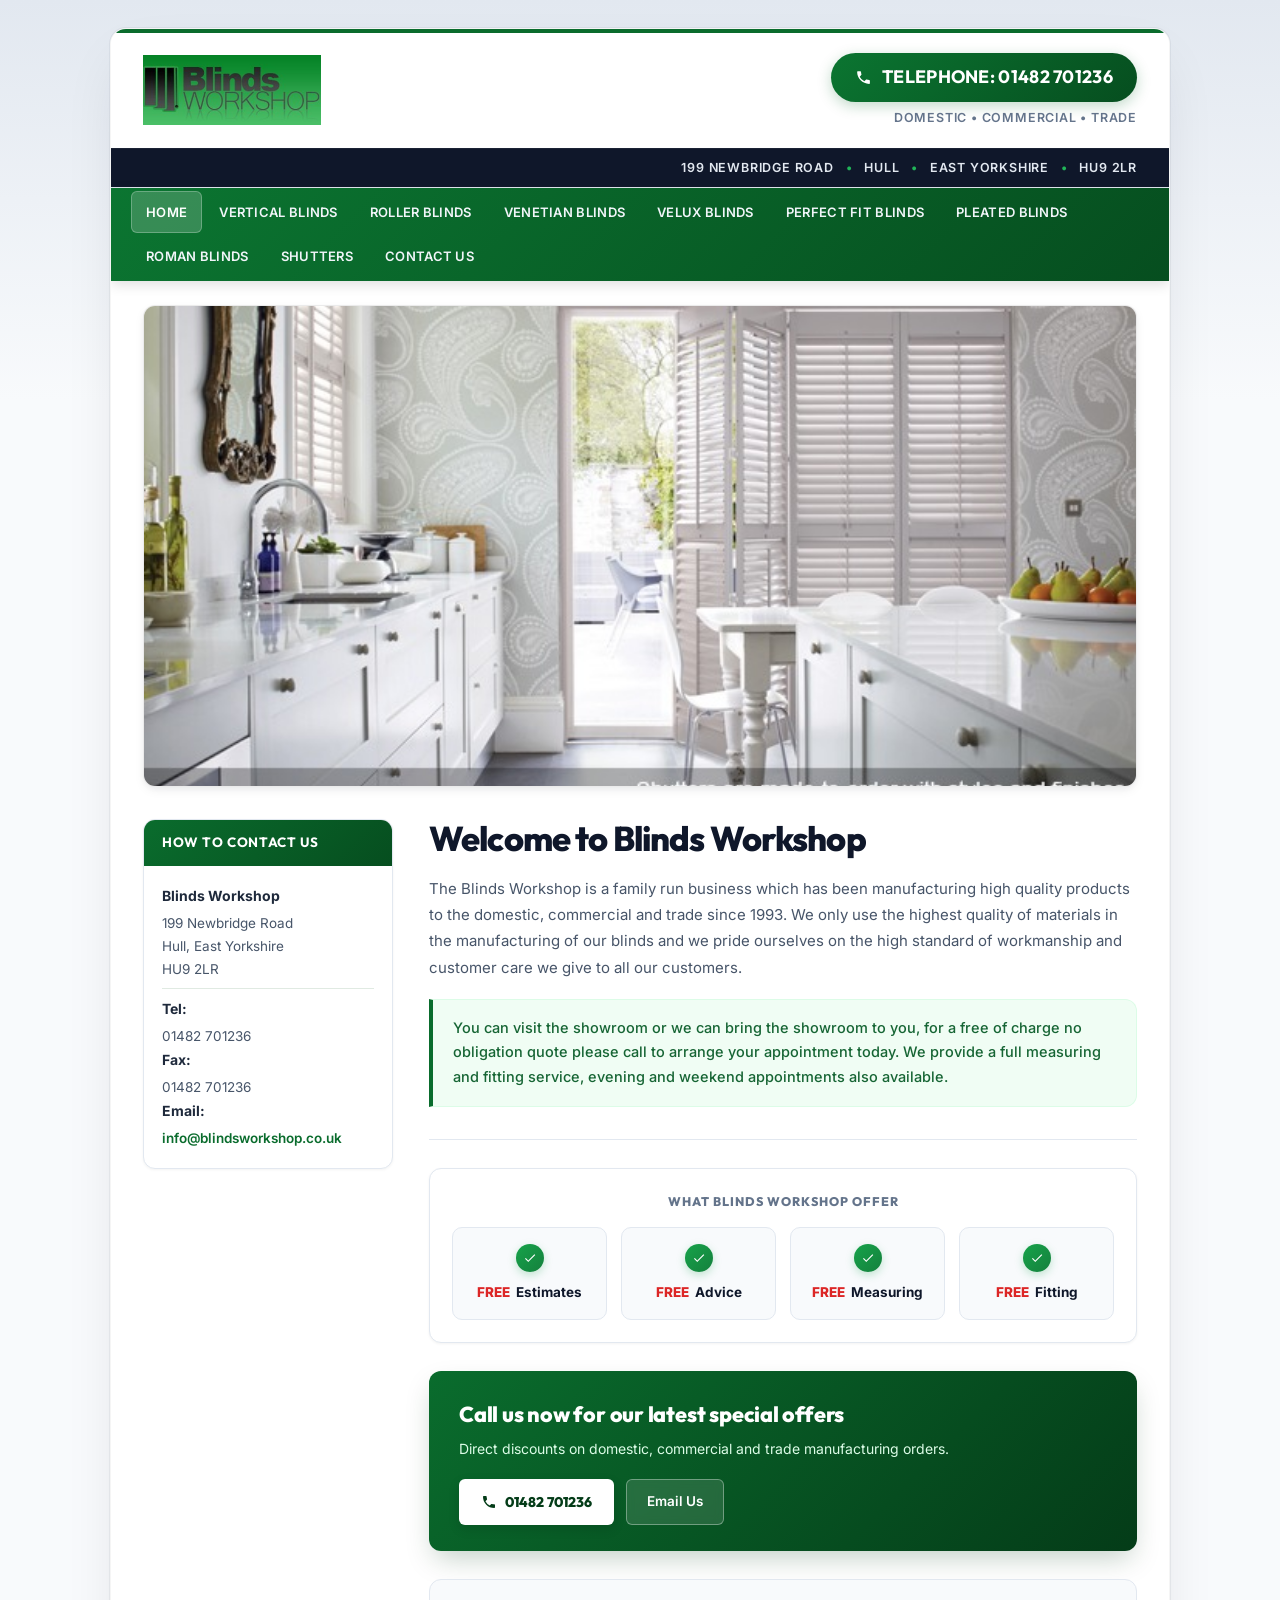
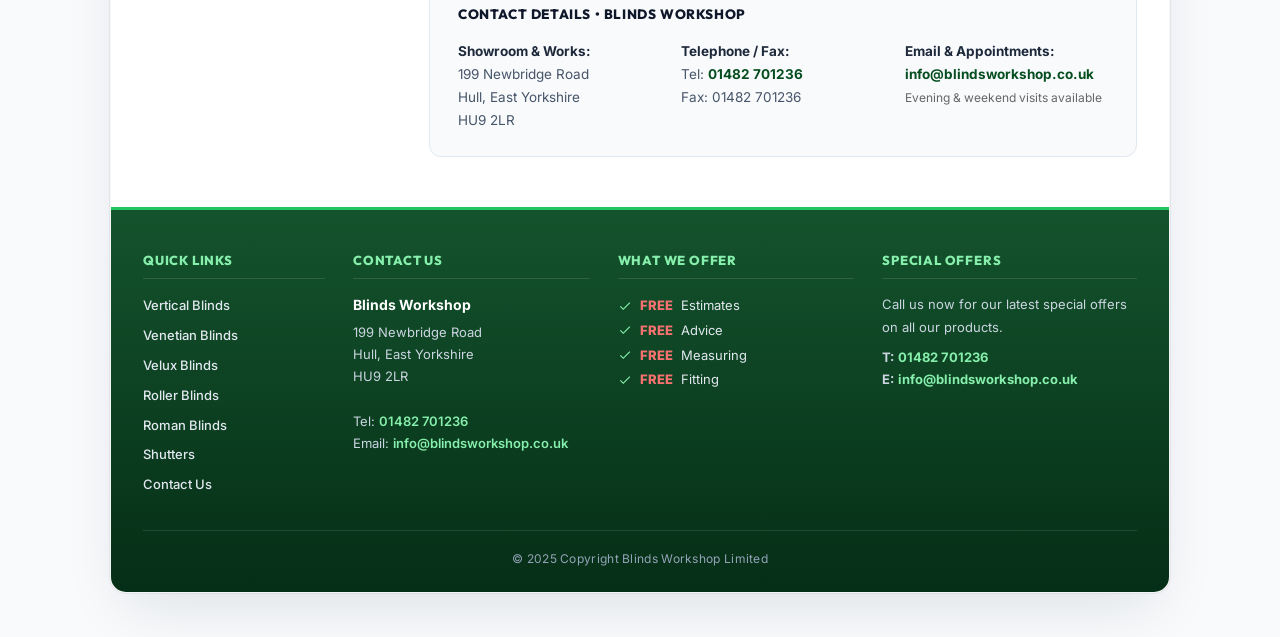
<file: index.html>
<!DOCTYPE html>
<html lang="en">
<head>
  <meta charset="UTF-8">
  <meta name="viewport" content="width=device-width, initial-scale=1.0">
  <meta name="keywords" content="blinds, blinds in hull, vertical blinds, roller, venetian, velux, perfect fit, pleated blinds, roman, discount blinds, shutters, free fitting, hull, yorkshire">
  <meta name="description" content="The Blinds Workshop is a Hull based manufacturer of high quality blinds for domestic, commercial and trade customers. Showroom based in Hull, East Yorkshire.">
  <title>Blinds Workshop | Verticals | Rollers | Venetian | Velux | Romans | Hull - East Yorkshire</title>

  <!-- Modern Typography: Outfit for headings, Inter for body -->
  <link rel="preconnect" href="https://fonts.googleapis.com">
  <link rel="preconnect" href="https://fonts.gstatic.com" crossorigin>
  <link href="https://fonts.googleapis.com/css2?family=Inter:wght@400;500;600;700;800&family=Outfit:wght@600;700;800&display=swap" rel="stylesheet">

  <style>
    /* ==========================================================================
       BLINDS WORKSHOP - MODERNIZED DESIGN SYSTEM
       Enhanced aesthetics, modern typography, elevation & micro-interactions
       Strictly preserves every existing HTML element & content structure
       ========================================================================== */
    :root {
      --brand-green: #0a6c2d;
      --brand-green-dark: #064e1f;
      --brand-green-deep: #033614;
      --brand-green-light: #22c55e;
      --brand-green-subtle: #f0fdf4;
      --brand-green-grad: linear-gradient(135deg, #0b7531 0%, #064e1f 100%);
      --brand-footer-grad: linear-gradient(180deg, #14532d 0%, #052e16 100%);
      --accent-red: #dc2626;
      --text-main: #1e293b;
      --text-muted: #475569;
      --text-light: #64748b;
      --bg-page: #f1f5f9;
      --bg-card: #ffffff;
      --border-light: #e2e8f0;
      --border-hover: #cbd5e1;
      --radius-sm: 6px;
      --radius-md: 12px;
      --radius-lg: 16px;
      --shadow-sm: 0 1px 3px rgba(0, 0, 0, 0.05);
      --shadow-md: 0 4px 12px -2px rgba(15, 23, 42, 0.08), 0 2px 6px -1px rgba(15, 23, 42, 0.04);
      --shadow-lg: 0 16px 32px -8px rgba(15, 23, 42, 0.12), 0 4px 12px -2px rgba(15, 23, 42, 0.06);
      --container-width: 1060px;
      --transition: all 0.2s cubic-bezier(0.16, 1, 0.3, 1);
    }

    *, *::before, *::after {
      box-sizing: border-box;
      margin: 0;
      padding: 0;
    }

    html {
      scroll-behavior: smooth;
    }

    body {
      font-family: 'Inter', -apple-system, BlinkMacSystemFont, 'Segoe UI', Roboto, sans-serif;
      font-size: 14px;
      line-height: 1.6;
      color: var(--text-main);
      background-color: var(--bg-page);
      background-image: linear-gradient(180deg, #e2e8f0 0%, #f8fafc 400px);
      background-repeat: no-repeat;
      -webkit-font-smoothing: antialiased;
      -moz-osx-font-smoothing: grayscale;
    }

    a {
      color: inherit;
      text-decoration: none;
      transition: var(--transition);
    }

    img {
      max-width: 100%;
      height: auto;
      display: block;
    }

    /* Page Wrapper (Modern Elevated Container) */
    .site-wrapper {
      max-width: var(--container-width);
      margin: 28px auto 44px auto;
      background: #ffffff;
      box-shadow: 0 24px 60px -15px rgba(15, 23, 42, 0.12), 0 0 0 1px rgba(15, 23, 42, 0.05);
      border-radius: var(--radius-lg);
      overflow: hidden;
      border: 1px solid rgba(0, 0, 0, 0.04);
    }

    /* ==========================================================================
       HEADER: LOGO, TELEPHONE CALLOUT & ADDRESS STRIP
       ========================================================================== */
    .site-header {
      background: #ffffff;
      border-top: 4px solid var(--brand-green);
      border-bottom: 1px solid var(--border-light);
      position: relative;
    }

    .header-top {
      display: flex;
      align-items: center;
      justify-content: space-between;
      padding: 20px 32px;
      gap: 24px;
      flex-wrap: wrap;
    }

    .logo-container {
      display: flex;
      align-items: center;
    }

    .logo-img {
      max-height: 70px;
      width: auto;
      object-fit: contain;
      transition: transform 0.2s ease;
    }

    .logo-container:hover .logo-img {
      transform: scale(1.02);
    }

    /* Header Phone Badge */
    .header-phone-box {
      text-align: right;
      display: flex;
      flex-direction: column;
      align-items: flex-end;
    }

    .phone-pill {
      display: inline-flex;
      align-items: center;
      gap: 10px;
      background: var(--brand-green-grad);
      color: #ffffff;
      padding: 10px 24px;
      border-radius: 9999px;
      font-family: 'Outfit', sans-serif;
      font-size: 1.12rem;
      font-weight: 700;
      box-shadow: 0 4px 14px rgba(10, 108, 45, 0.25);
      letter-spacing: 0.3px;
      transition: var(--transition);
    }

    .phone-pill:hover {
      background: linear-gradient(135deg, #085a25 0%, #043615 100%);
      color: #ffffff;
      text-decoration: none;
      transform: translateY(-2px);
      box-shadow: 0 6px 18px rgba(10, 108, 45, 0.32);
    }

    .phone-pill svg {
      width: 17px;
      height: 17px;
      fill: #ffffff;
      flex-shrink: 0;
    }

    .phone-label {
      font-size: 0.78rem;
      color: var(--text-light);
      font-weight: 600;
      margin-top: 6px;
      text-transform: uppercase;
      letter-spacing: 0.8px;
    }

    /* Address Bar (Refined Dark Slate Strip) */
    .contact_address_strip {
      background: #0f172a;
      color: #e2e8f0;
      text-align: right;
      padding: 9px 32px;
      font-size: 12.5px;
      font-weight: 600;
      letter-spacing: 0.8px;
      border-top: 1px solid rgba(255, 255, 255, 0.05);
    }

    .contact_address_strip span {
      color: var(--brand-green-light);
      margin: 0 8px;
      opacity: 0.9;
    }

    /* ==========================================================================
       MAIN HORIZONTAL NAVIGATION BAR
       ========================================================================== */
    .navbar-main {
      background: var(--brand-green-grad);
      position: sticky;
      top: 0;
      z-index: 100;
      box-shadow: 0 4px 12px rgba(0, 0, 0, 0.12);
    }

    .nav-container {
      display: flex;
      align-items: center;
      justify-content: space-between;
      padding: 3px 20px;
    }

    .nav-list {
      display: flex;
      align-items: center;
      list-style: none;
      flex-wrap: wrap;
      margin: 0;
      padding: 0;
      gap: 2px;
    }

    .nav-item {
      position: relative;
    }

    .nav-link {
      display: block;
      padding: 11px 15px;
      color: #f1f5f9;
      font-weight: 600;
      font-size: 13px;
      text-transform: uppercase;
      letter-spacing: 0.3px;
      white-space: nowrap;
      border-radius: var(--radius-sm);
      transition: var(--transition);
    }

    .nav-link:hover, .nav-link.active {
      background: rgba(255, 255, 255, 0.18);
      color: #ffffff;
      text-decoration: none;
      box-shadow: inset 0 0 0 1px rgba(255, 255, 255, 0.25);
    }

    /* Mobile Hamburger Menu Toggle */
    .mobile-nav-toggle {
      display: none;
      background: rgba(255, 255, 255, 0.12);
      border: 1px solid rgba(255, 255, 255, 0.3);
      color: #ffffff;
      padding: 8px 14px;
      border-radius: var(--radius-sm);
      font-size: 13px;
      font-weight: 700;
      cursor: pointer;
      align-items: center;
      gap: 8px;
      transition: var(--transition);
    }

    .mobile-nav-toggle:hover {
      background: rgba(255, 255, 255, 0.22);
    }

    .mobile-nav-toggle svg {
      width: 18px;
      height: 18px;
      fill: currentColor;
    }

    .mobile-menu-drawer {
      display: none;
      background: #064e1f;
      padding: 12px 24px;
      border-top: 1px solid rgba(255, 255, 255, 0.15);
    }

    .mobile-menu-drawer.open {
      display: block;
    }

    .mobile-menu-drawer ul {
      list-style: none;
    }

    .mobile-menu-drawer li {
      border-bottom: 1px solid rgba(255, 255, 255, 0.12);
    }

    .mobile-menu-drawer a {
      display: block;
      padding: 11px 0;
      color: #ffffff;
      font-weight: 600;
      font-size: 14px;
      transition: var(--transition);
    }

    .mobile-menu-drawer a:hover {
      color: var(--brand-green-light);
      padding-left: 6px;
    }

    /* ==========================================================================
       HERO BANNER
       ========================================================================== */
    .hero-banner-wrap {
      padding: 24px 32px 0 32px;
    }

    .hero-banner-card {
      position: relative;
      border-radius: var(--radius-md);
      overflow: hidden;
      border: 1px solid rgba(0, 0, 0, 0.08);
      box-shadow: var(--shadow-md);
      background: #ffffff;
    }

    .hero-banner-card img {
      width: 100%;
      height: auto;
      max-height: 480px;
      object-fit: cover;
      display: block;
      transition: transform 0.4s ease;
    }

    .hero-banner-card:hover img {
      transform: scale(1.01);
    }

    /* ==========================================================================
       TWO-COLUMN LAYOUT (Sidebar + Main Content)
       ========================================================================== */
    .main-body-layout {
      display: flex;
      padding: 32px 32px 40px 32px;
      gap: 36px;
      align-items: flex-start;
    }

    /* Left Sidebar: Contact Box */
    .sidebar-left {
      width: 250px;
      flex-shrink: 0;
    }

    .sidebar-widget {
      background: #ffffff;
      border: 1px solid var(--border-light);
      border-radius: var(--radius-md);
      box-shadow: var(--shadow-sm);
      margin-bottom: 20px;
      overflow: hidden;
      transition: var(--transition);
    }

    .sidebar-widget:hover {
      border-color: var(--border-hover);
      box-shadow: var(--shadow-md);
    }

    .sidebar-widget-header {
      background: linear-gradient(135deg, #0a6c2d, #064e1f);
      color: #ffffff;
      padding: 12px 18px;
      font-family: 'Outfit', sans-serif;
      font-size: 13.5px;
      font-weight: 700;
      text-transform: uppercase;
      letter-spacing: 0.6px;
    }

    .sidebar-contact-box {
      padding: 18px;
      font-size: 13.5px;
      line-height: 1.7;
      color: var(--text-muted);
    }

    .sidebar-contact-box strong {
      color: var(--text-main);
      font-size: 14px;
      display: block;
      margin-bottom: 4px;
    }

    .sidebar-contact-box hr {
      border: none;
      border-top: 1px solid #f1f5f9;
      margin: 10px 0;
    }

    .sidebar-contact-box a {
      color: var(--brand-green);
      font-weight: 600;
    }

    .sidebar-contact-box a:hover {
      color: var(--brand-green-dark);
      text-decoration: underline;
    }

    /* Right Main Content Area */
    .content-right {
      flex: 1;
      min-width: 0;
    }

    .welcome-box {
      border-bottom: 1px solid var(--border-light);
      padding-bottom: 26px;
      margin-bottom: 28px;
    }

    .welcome-title {
      font-family: 'Outfit', sans-serif;
      font-size: 2.15rem;
      font-weight: 800;
      color: #0f172a;
      letter-spacing: -0.025em;
      line-height: 1.18;
      margin-bottom: 16px;
    }

    .welcome-text {
      font-size: 15px;
      line-height: 1.75;
      color: var(--text-muted);
      margin-bottom: 16px;
    }

    .welcome-highlight {
      background: #f0fdf4;
      border-left: 4px solid var(--brand-green);
      border-top: 1px solid #dcfce7;
      border-right: 1px solid #dcfce7;
      border-bottom: 1px solid #dcfce7;
      padding: 16px 20px;
      font-size: 14.5px;
      line-height: 1.7;
      color: #166534;
      font-weight: 500;
      border-radius: 0 var(--radius-md) var(--radius-md) 0;
      margin: 18px 0 6px 0;
    }

    /* ==========================================================================
       "WHAT WE OFFER" 4 USPs
       ========================================================================== */
    .usps-bar-container {
      background: #ffffff;
      border: 1px solid var(--border-light);
      border-radius: var(--radius-md);
      padding: 22px;
      margin-bottom: 28px;
      box-shadow: var(--shadow-sm);
    }

    .usps-bar-title {
      font-family: 'Outfit', sans-serif;
      font-size: 12.5px;
      font-weight: 800;
      color: var(--text-light);
      text-transform: uppercase;
      letter-spacing: 1px;
      margin-bottom: 16px;
      text-align: center;
    }

    .usps-bar-grid {
      display: grid;
      grid-template-columns: repeat(4, 1fr);
      gap: 14px;
    }

    .usp-pill-box {
      background: #f8fafc;
      border: 1px solid var(--border-light);
      border-radius: 10px;
      padding: 16px 12px;
      text-align: center;
      display: flex;
      flex-direction: column;
      align-items: center;
      justify-content: center;
      transition: var(--transition);
    }

    .usp-pill-box:hover {
      transform: translateY(-3px);
      background: #ffffff;
      border-color: #86efac;
      box-shadow: 0 8px 20px -4px rgba(10, 108, 45, 0.12);
    }

    .usp-tick-icon {
      width: 28px;
      height: 28px;
      background: linear-gradient(135deg, #16a34a, #15803d);
      color: #ffffff;
      border-radius: 50%;
      display: flex;
      align-items: center;
      justify-content: center;
      margin-bottom: 10px;
      box-shadow: 0 3px 8px rgba(22, 163, 74, 0.25);
    }

    .usp-tick-icon svg {
      width: 14px;
      height: 14px;
      fill: #ffffff;
    }

    .usp-pill-label {
      font-size: 13.5px;
      font-weight: 700;
      color: #0f172a;
    }

    .usp-pill-label span.free-red {
      color: var(--accent-red);
      font-weight: 800;
      margin-right: 3px;
    }

    /* ==========================================================================
       SPECIAL OFFERS / CALL TO ACTION BAND
       ========================================================================== */
    .special-offers-band {
      background: linear-gradient(135deg, #0a6c2d 0%, #043c18 100%);
      color: #ffffff;
      padding: 26px 30px;
      border-radius: var(--radius-md);
      display: flex;
      align-items: center;
      justify-content: space-between;
      flex-wrap: wrap;
      gap: 20px;
      margin-bottom: 28px;
      box-shadow: 0 12px 28px -6px rgba(4, 60, 24, 0.25);
    }

    .special-offers-text h4 {
      font-family: 'Outfit', sans-serif;
      font-size: 1.35rem;
      font-weight: 800;
      margin-bottom: 6px;
      letter-spacing: -0.01em;
    }

    .special-offers-text p {
      font-size: 14px;
      color: #dcfce7;
      line-height: 1.5;
    }

    .special-offers-buttons {
      display: flex;
      align-items: center;
      gap: 12px;
      flex-wrap: wrap;
    }

    .btn-white-phone {
      background: #ffffff;
      color: #043c18;
      font-family: 'Outfit', sans-serif;
      font-weight: 800;
      font-size: 14px;
      padding: 12px 22px;
      border-radius: var(--radius-sm);
      display: inline-flex;
      align-items: center;
      gap: 8px;
      box-shadow: 0 4px 12px rgba(0, 0, 0, 0.12);
      transition: var(--transition);
    }

    .btn-white-phone:hover {
      transform: translateY(-2px);
      box-shadow: 0 8px 18px rgba(0, 0, 0, 0.18);
      color: #000000;
      text-decoration: none;
    }

    .btn-outline-email {
      background: rgba(255, 255, 255, 0.12);
      border: 1px solid rgba(255, 255, 255, 0.35);
      color: #ffffff;
      font-weight: 600;
      font-size: 13.5px;
      padding: 11px 20px;
      border-radius: var(--radius-sm);
      transition: var(--transition);
      backdrop-filter: blur(4px);
    }

    .btn-outline-email:hover {
      background: #ffffff;
      color: #043c18;
      text-decoration: none;
      transform: translateY(-2px);
    }

    /* ==========================================================================
       CONTACT DETAILS SUMMARY BLOCK
       ========================================================================== */
    .contact-details-block {
      background: #f8fafc;
      border: 1px solid var(--border-light);
      border-radius: var(--radius-md);
      padding: 24px 28px;
      margin-bottom: 10px;
    }

    .contact-details-block h4 {
      font-family: 'Outfit', sans-serif;
      font-size: 13.5px;
      font-weight: 800;
      color: #0f172a;
      text-transform: uppercase;
      letter-spacing: 0.6px;
      margin-bottom: 14px;
    }

    .contact-details-grid {
      display: grid;
      grid-template-columns: repeat(3, 1fr);
      gap: 20px;
      font-size: 13.5px;
      color: var(--text-muted);
      line-height: 1.7;
    }

    .contact-details-grid strong {
      color: var(--text-main);
      font-weight: 700;
    }

    /* ==========================================================================
       SIGNATURE GREEN FOOTER
       ========================================================================== */
    .site-footer-green {
      background: var(--brand-footer-grad);
      color: #cbd5e1;
      border-top: 3px solid var(--brand-green-light);
      padding: 40px 32px 24px 32px;
    }

    .footer-columns-grid {
      display: grid;
      grid-template-columns: 1fr 1.3fr 1.3fr 1.4fr;
      gap: 28px;
      margin-bottom: 28px;
    }

    .footer-col h4 {
      font-family: 'Outfit', sans-serif;
      font-size: 13px;
      font-weight: 800;
      text-transform: uppercase;
      color: #86efac;
      border-bottom: 1px solid rgba(255, 255, 255, 0.12);
      padding-bottom: 8px;
      margin-bottom: 14px;
      letter-spacing: 0.8px;
    }

    .footer-links-list {
      list-style: none;
    }

    .footer-links-list li {
      margin-bottom: 5px;
    }

    .footer-links-list a {
      color: #e2e8f0;
      font-size: 13px;
      font-weight: 500;
      transition: var(--transition);
      display: inline-block;
      padding: 2px 0;
    }

    .footer-links-list a:hover {
      color: #ffffff;
      transform: translateX(3px);
      text-decoration: none;
    }

    .footer-contact-info {
      font-size: 13px;
      line-height: 1.7;
      color: #cbd5e1;
    }

    .footer-contact-info strong {
      display: block;
      color: #ffffff;
      font-size: 14px;
      margin-bottom: 4px;
    }

    .footer-contact-info a {
      color: #86efac;
      font-weight: 600;
    }

    .footer-contact-info a:hover {
      color: #ffffff;
      text-decoration: underline;
    }

    /* "What We Offer" Footer List with Red Free & Light Green Ticks */
    .footer-offers-list {
      list-style: none;
      font-size: 13px;
      line-height: 1.9;
      color: #e2e8f0;
    }

    .footer-offers-list li {
      display: flex;
      align-items: center;
      gap: 8px;
    }

    .footer-offers-list li svg {
      width: 14px;
      height: 14px;
      fill: #86efac;
      flex-shrink: 0;
    }

    .footer-offers-list span.free-text {
      color: #f87171;
      font-weight: 800;
      margin-right: 4px;
    }

    .footer-special-offers {
      font-size: 13px;
      line-height: 1.7;
      color: #cbd5e1;
    }

    .footer-special-offers a {
      color: #86efac;
      font-weight: 700;
    }

    .footer-special-offers a:hover {
      color: #ffffff;
      text-decoration: underline;
    }

    .footer-copyright {
      border-top: 1px solid rgba(255, 255, 255, 0.1);
      padding-top: 18px;
      text-align: center;
      font-size: 12px;
      color: #94a3b8;
      letter-spacing: 0.3px;
    }

    .footer-copyright a {
      color: #cbd5e1;
      text-decoration: underline;
    }

    /* ==========================================================================
       RESPONSIVE ADAPTATIONS
       ========================================================================== */
    @media (max-width: 960px) {
      .main-body-layout {
        flex-direction: column;
      }
      .sidebar-left {
        width: 100%;
      }
      .footer-columns-grid {
        grid-template-columns: 1fr 1fr;
      }
    }

    @media (max-width: 768px) {
      .site-wrapper {
        margin: 0;
        border-radius: 0;
        border: none;
      }
      .header-top {
        flex-direction: column;
        text-align: center;
        padding: 16px 20px;
      }
      .header-phone-box {
        align-items: center;
      }
      .contact_address_strip {
        text-align: center;
        font-size: 11.5px;
        padding: 8px 16px;
      }
      .nav-list {
        display: none;
      }
      .mobile-nav-toggle {
        display: inline-flex;
        margin: 6px 0;
      }
      .hero-banner-wrap {
        padding: 16px 16px 0 16px;
      }
      .main-body-layout {
        padding: 20px 16px 28px 16px;
      }
      .usps-bar-grid {
        grid-template-columns: repeat(2, 1fr);
      }
      .contact-details-grid {
        grid-template-columns: 1fr;
      }
      .site-footer-green {
        padding: 28px 20px 20px 20px;
      }
      .footer-columns-grid {
        grid-template-columns: 1fr;
      }
    }

    @media (max-width: 480px) {
      .special-offers-band {
        flex-direction: column;
        align-items: flex-start;
        padding: 20px;
      }
      .special-offers-buttons {
        width: 100%;
      }
      .btn-white-phone, .btn-outline-email {
        width: 100%;
        justify-content: center;
      }
      .welcome-title {
        font-size: 1.75rem;
      }
    }
  </style>
</head>
<body>

  <div class="site-wrapper">

    <!-- ==========================================================================
         HEADER: LOGO, TELEPHONE CALLOUT, AND BLACK ADDRESS BAR
         ========================================================================== -->
    <header class="site-header">
      <div class="header-top">
        <!-- Logo Slot (Real Client Logo) -->
        <div class="logo-container">
          <a href="#home" title="Blinds Workshop Home">
            <img src="images/logo.png" alt="Blinds Workshop Logo" class="logo-img" onerror="this.src='images/logo-original.png';">
          </a>
        </div>

        <!-- Prominent Telephone Callout -->
        <div class="header-phone-box">
          <a href="tel:01482701236" class="phone-pill">
            <svg viewBox="0 0 24 24"><path d="M6.62 10.79a15.053 15.053 0 006.59 6.59l2.2-2.2c.27-.27.67-.36 1.02-.24 1.12.37 2.33.57 3.57.57.55 0 1 .45 1 1V20c0 .55-.45 1-1 1-9.39 0-17-7.61-17-17 0-.55.45-1 1-1h3.5c.55 0 1 .45 1 1 0 1.25.2 2.45.57 3.57.11.35.03.74-.25 1.02l-2.2 2.2z"/></svg>
            <span>TELEPHONE: 01482 701236</span>
          </a>
          <span class="phone-label">Domestic &bull; Commercial &bull; Trade</span>
        </div>
      </div>

      <!-- Black Address Banner (Faithful to original) -->
      <div class="contact_address_strip">
        199 NEWBRIDGE ROAD <span>&bull;</span> HULL <span>&bull;</span> EAST YORKSHIRE <span>&bull;</span> HU9 2LR
      </div>
    </header>

    <!-- ==========================================================================
         HORIZONTAL NAVIGATION (Preserving Exact Client Order & Menu Structure)
         ========================================================================== -->
    <nav class="navbar-main" aria-label="Main Menu">
      <div class="nav-container">
        <ul class="nav-list">
          <li class="nav-item"><a href="#home" class="nav-link active">Home</a></li>
          <li class="nav-item"><a href="vertical_blinds.html" class="nav-link">Vertical Blinds</a></li>
          <li class="nav-item"><a href="#roller-blinds" class="nav-link">Roller Blinds</a></li>
          <li class="nav-item"><a href="#venetian-blinds" class="nav-link">Venetian Blinds</a></li>
          <li class="nav-item"><a href="#velux-blinds" class="nav-link">Velux Blinds</a></li>
          <li class="nav-item"><a href="#perfect-fit-blinds" class="nav-link">Perfect Fit Blinds</a></li>
          <li class="nav-item"><a href="#pleated-blinds" class="nav-link">Pleated Blinds</a></li>
          <li class="nav-item"><a href="#roman-blinds" class="nav-link">Roman Blinds</a></li>
          <li class="nav-item"><a href="#shutters" class="nav-link">Shutters</a></li>
          <li class="nav-item"><a href="contact_us.html" class="nav-link">Contact Us</a></li>
        </ul>

        <!-- Mobile Menu Toggle Button -->
        <button class="mobile-nav-toggle" id="mobile-btn" aria-label="Open navigation menu">
          <svg viewBox="0 0 24 24"><path d="M3 18h18v-2H3v2zm0-5h18v-2H3v2zm0-7v2h18V6H3z"/></svg>
          <span>MENU</span>
        </button>
      </div>

      <!-- Mobile Dropdown Drawer -->
      <div class="mobile-menu-drawer" id="mobile-drawer">
        <ul>
          <li><a href="#home" onclick="closeNav()">Home</a></li>
          <li><a href="vertical_blinds.html" onclick="closeNav()">Vertical Blinds</a></li>
          <li><a href="#roller-blinds" onclick="closeNav()">Roller Blinds</a></li>
          <li><a href="#venetian-blinds" onclick="closeNav()">Venetian Blinds</a></li>
          <li><a href="#velux-blinds" onclick="closeNav()">Velux Blinds</a></li>
          <li><a href="#perfect-fit-blinds" onclick="closeNav()">Perfect Fit Blinds</a></li>
          <li><a href="#pleated-blinds" onclick="closeNav()">Pleated Blinds</a></li>
          <li><a href="#roman-blinds" onclick="closeNav()">Roman Blinds</a></li>
          <li><a href="#shutters" onclick="closeNav()">Shutters</a></li>
          <li><a href="contact_us.html" onclick="closeNav()">Contact Us</a></li>
        </ul>
      </div>
    </nav>

    <!-- ==========================================================================
         HERO BANNER: SHUTTERS MADE-TO-ORDER BANNER
         ========================================================================== -->
    <div class="hero-banner-wrap" id="home">
      <div class="hero-banner-card">
        <img src="images/shutters.jpg" alt="Shutters are made-to-order with styles and finishes to suit any window, taste or budget">
      </div>
    </div>

    <!-- ==========================================================================
         MAIN TWO-COLUMN BODY LAYOUT (Classic Sidebar + Content Flow)
         ========================================================================== -->
    <main class="main-body-layout">

      <!-- LEFT SIDEBAR: Contact Box -->
      <aside class="sidebar-left">
        <!-- How to Contact Us Box (Exact original content) -->
        <div class="sidebar-widget">
          <div class="sidebar-widget-header">How to Contact Us</div>
          <div class="sidebar-contact-box">
            <strong>Blinds Workshop</strong>
            <p>199 Newbridge Road<br>Hull, East Yorkshire<br>HU9 2LR</p>
            <hr style="border:none;border-top:1px solid #e0eae2;margin:8px 0;">
            <p><strong>Tel:</strong> 01482 701236</p>
            <p><strong>Fax:</strong> 01482 701236</p>
            <p><strong>Email:</strong> <a href="mailto:info@blindsworkshop.co.uk" style="color:var(--brand-green);word-break:break-all;">info@blindsworkshop.co.uk</a></p>
          </div>
        </div>
      </aside>

      <!-- RIGHT MAIN CONTENT AREA -->
      <section class="content-right">

        <!-- Welcome Section (Exact client text preserved) -->
        <div class="welcome-box">
          <h1 class="welcome-title">Welcome to Blinds Workshop</h1>
          <p class="welcome-text">
            The Blinds Workshop is a family run business which has been manufacturing high quality products to the domestic, commercial and trade since 1993. We only use the highest quality of materials in the manufacturing of our blinds and we pride ourselves on the high standard of workmanship and customer care we give to all our customers.
          </p>
          <div class="welcome-highlight">
            You can visit the showroom or we can bring the showroom to you, for a free of charge no obligation quote please call to arrange your appointment today. We provide a full measuring and fitting service, evening and weekend appointments also available.
          </div>
        </div>

        <!-- What We Offer: 4 Highlighted USPs (Icon + Label Style) -->
        <div class="usps-bar-container">
          <div class="usps-bar-title">What Blinds Workshop Offer</div>
          <div class="usps-bar-grid">
            <div class="usp-pill-box">
              <div class="usp-tick-icon">
                <svg viewBox="0 0 24 24"><path d="M9 16.17L4.83 12l-1.42 1.41L9 19 21 7l-1.41-1.41z"/></svg>
              </div>
              <div class="usp-pill-label"><span class="free-red">FREE</span> Estimates</div>
            </div>
            <div class="usp-pill-box">
              <div class="usp-tick-icon">
                <svg viewBox="0 0 24 24"><path d="M9 16.17L4.83 12l-1.42 1.41L9 19 21 7l-1.41-1.41z"/></svg>
              </div>
              <div class="usp-pill-label"><span class="free-red">FREE</span> Advice</div>
            </div>
            <div class="usp-pill-box">
              <div class="usp-tick-icon">
                <svg viewBox="0 0 24 24"><path d="M9 16.17L4.83 12l-1.42 1.41L9 19 21 7l-1.41-1.41z"/></svg>
              </div>
              <div class="usp-pill-label"><span class="free-red">FREE</span> Measuring</div>
            </div>
            <div class="usp-pill-box">
              <div class="usp-tick-icon">
                <svg viewBox="0 0 24 24"><path d="M9 16.17L4.83 12l-1.42 1.41L9 19 21 7l-1.41-1.41z"/></svg>
              </div>
              <div class="usp-pill-label"><span class="free-red">FREE</span> Fitting</div>
            </div>
          </div>
        </div>



        <!-- Special Offers / Bold Call to Action Band -->
        <div class="special-offers-band">
          <div class="special-offers-text">
            <h4>Call us now for our latest special offers</h4>
            <p>Direct discounts on domestic, commercial and trade manufacturing orders.</p>
          </div>
          <div class="special-offers-buttons">
            <a href="tel:01482701236" class="btn-white-phone">
              <svg style="width:16px;height:16px;fill:currentColor;" viewBox="0 0 24 24"><path d="M6.62 10.79a15.053 15.053 0 006.59 6.59l2.2-2.2c.27-.27.67-.36 1.02-.24 1.12.37 2.33.57 3.57.57.55 0 1 .45 1 1V20c0 .55-.45 1-1 1-9.39 0-17-7.61-17-17 0-.55.45-1 1-1h3.5c.55 0 1 .45 1 1 0 1.25.2 2.45.57 3.57.11.35.03.74-.25 1.02l-2.2 2.2z"/></svg>
              01482 701236
            </a>
            <a href="mailto:info@blindsworkshop.co.uk" class="btn-outline-email">
              Email Us
            </a>
          </div>
        </div>

        <!-- Contact Details Summary Block -->
        <div class="contact-details-block" id="contact">
          <h4>Contact Details &bull; Blinds Workshop</h4>
          <div class="contact-details-grid">
            <div>
              <strong>Showroom &amp; Works:</strong><br>
              199 Newbridge Road<br>
              Hull, East Yorkshire<br>
              HU9 2LR
            </div>
            <div>
              <strong>Telephone / Fax:</strong><br>
              Tel: <a href="tel:01482701236" style="color:var(--brand-green-dark);font-weight:700;">01482 701236</a><br>
              Fax: 01482 701236
            </div>
            <div>
              <strong>Email &amp; Appointments:</strong><br>
              <a href="mailto:info@blindsworkshop.co.uk" style="color:var(--brand-green-dark);font-weight:700;">info@blindsworkshop.co.uk</a><br>
              <span style="font-size:12px;color:#666;">Evening &amp; weekend visits available</span>
            </div>
          </div>
        </div>

      </section>
    </main>

    <!-- ==========================================================================
         SIGNATURE GREEN FOOTER (Exact Structure & Content from original site)
         ========================================================================== -->
    <footer class="site-footer-green">
      <div class="footer-columns-grid">
        <!-- Col 1: Quick Links -->
        <div class="footer-col">
          <h4>Quick Links</h4>
          <ul class="footer-links-list">
            <li><a href="vertical_blinds.html">Vertical Blinds</a></li>
            <li><a href="#venetian-blinds">Venetian Blinds</a></li>
            <li><a href="#velux-blinds">Velux Blinds</a></li>
            <li><a href="#roller-blinds">Roller Blinds</a></li>
            <li><a href="#roman-blinds">Roman Blinds</a></li>
            <li><a href="#shutters">Shutters</a></li>
            <li><a href="contact_us.html">Contact Us</a></li>
          </ul>
        </div>

        <!-- Col 2: Contact Us -->
        <div class="footer-col">
          <h4>Contact Us</h4>
          <div class="footer-contact-info">
            <strong>Blinds Workshop</strong>
            199 Newbridge Road<br>
            Hull, East Yorkshire<br>
            HU9 2LR<br><br>
            Tel: <a href="tel:01482701236">01482 701236</a><br>
            Email: <a href="mailto:info@blindsworkshop.co.uk">info@blindsworkshop.co.uk</a>
          </div>
        </div>

        <!-- Col 3: What We Offer (With Red bold FREE) -->
        <div class="footer-col">
          <h4>What We Offer</h4>
          <ul class="footer-offers-list">
            <li>
              <svg viewBox="0 0 24 24"><path d="M9 16.17L4.83 12l-1.42 1.41L9 19 21 7l-1.41-1.41z"/></svg>
              <span><span class="free-text">FREE</span> Estimates</span>
            </li>
            <li>
              <svg viewBox="0 0 24 24"><path d="M9 16.17L4.83 12l-1.42 1.41L9 19 21 7l-1.41-1.41z"/></svg>
              <span><span class="free-text">FREE</span> Advice</span>
            </li>
            <li>
              <svg viewBox="0 0 24 24"><path d="M9 16.17L4.83 12l-1.42 1.41L9 19 21 7l-1.41-1.41z"/></svg>
              <span><span class="free-text">FREE</span> Measuring</span>
            </li>
            <li>
              <svg viewBox="0 0 24 24"><path d="M9 16.17L4.83 12l-1.42 1.41L9 19 21 7l-1.41-1.41z"/></svg>
              <span><span class="free-text">FREE</span> Fitting</span>
            </li>
          </ul>
        </div>

        <!-- Col 4: Special Offers -->
        <div class="footer-col">
          <h4>Special Offers</h4>
          <div class="footer-special-offers">
            <p style="margin-bottom:8px;">Call us now for our latest special offers on all our products.</p>
            <p><strong>T:</strong> <a href="tel:01482701236">01482 701236</a></p>
            <p><strong>E:</strong> <a href="mailto:info@blindsworkshop.co.uk">info@blindsworkshop.co.uk</a></p>
          </div>
        </div>
      </div>

      <!-- Copyright Line -->
      <div class="footer-copyright">
        &copy; 2025 Copyright Blinds Workshop Limited
      </div>
    </footer>

  </div>

  <!-- Vanilla JS for Mobile Nav Toggle & Anchor Smooth Scrolling -->
  <script>
    const mobileBtn = document.getElementById('mobile-btn');
    const mobileDrawer = document.getElementById('mobile-drawer');

    if (mobileBtn && mobileDrawer) {
      mobileBtn.addEventListener('click', function() {
        mobileDrawer.classList.toggle('open');
      });
    }

    function closeNav() {
      if (mobileDrawer) {
        mobileDrawer.classList.remove('open');
      }
    }
  </script>

</body>
</html>
</file>
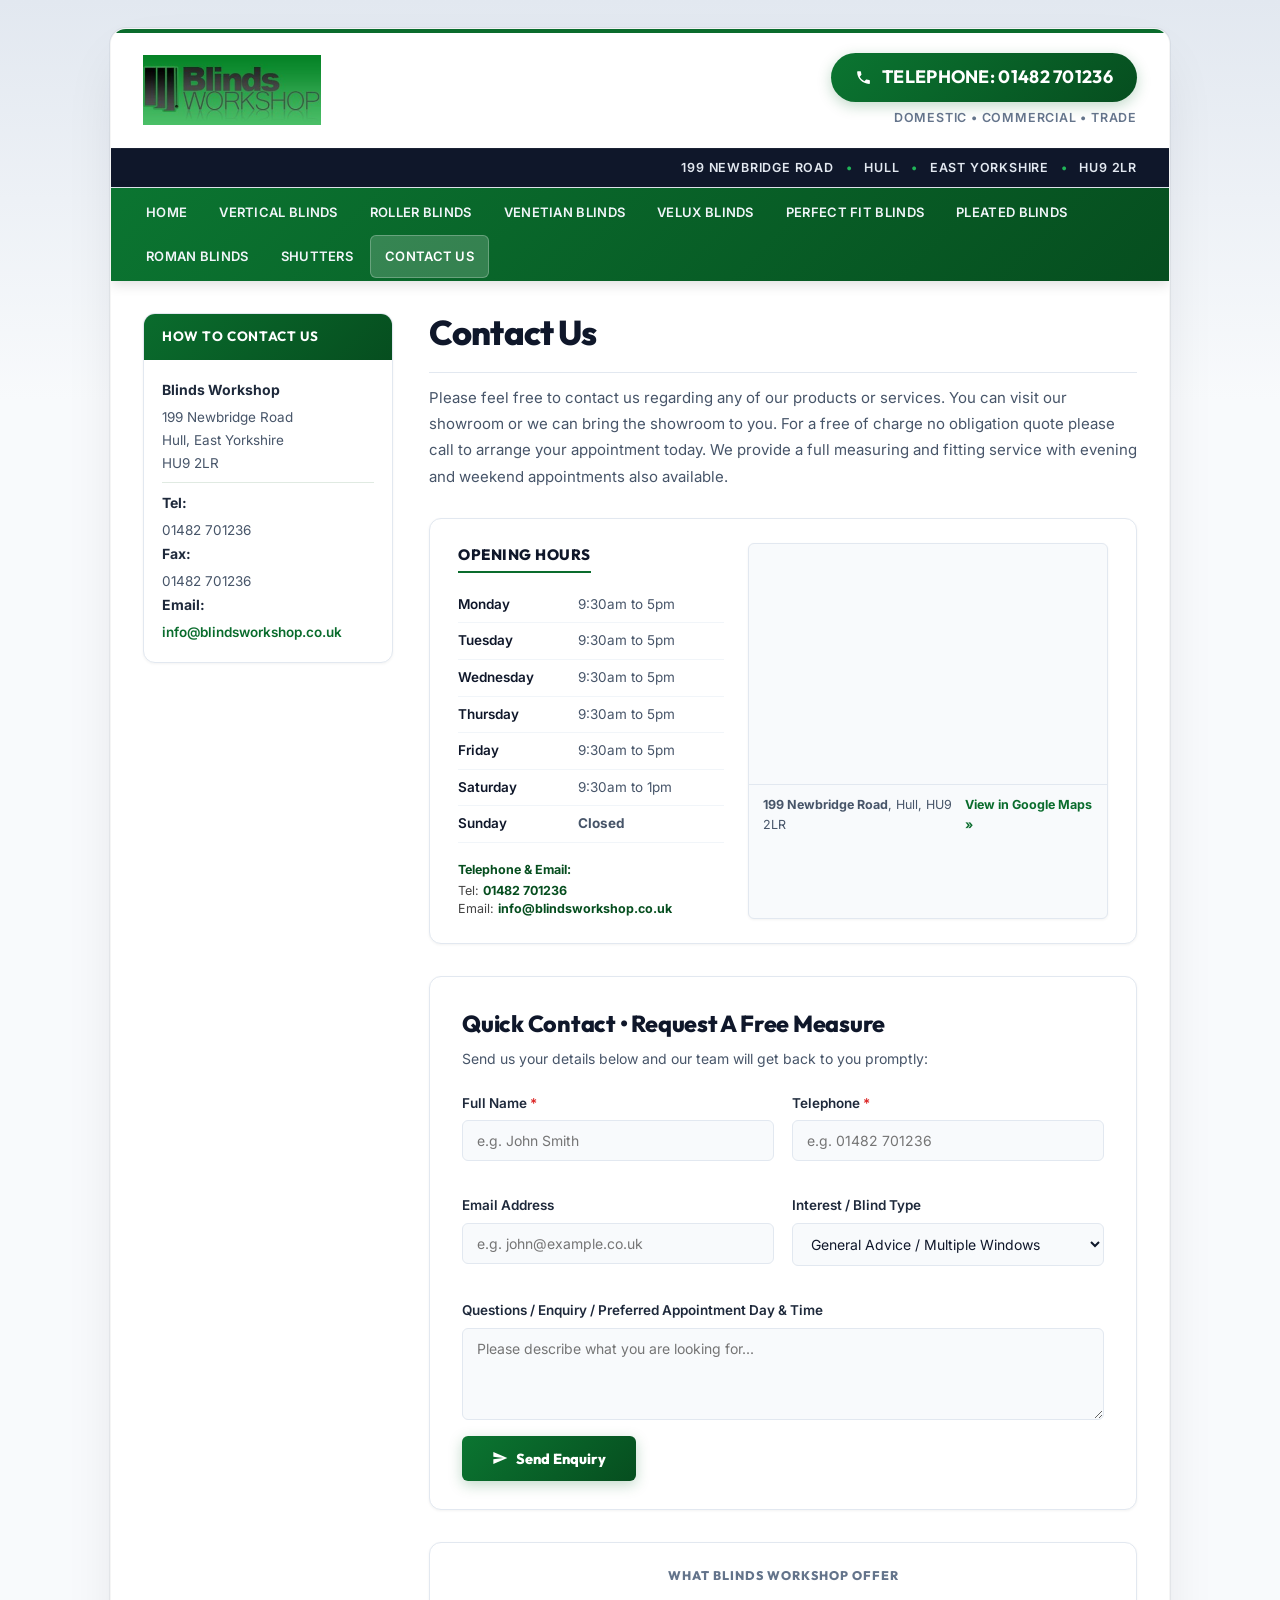
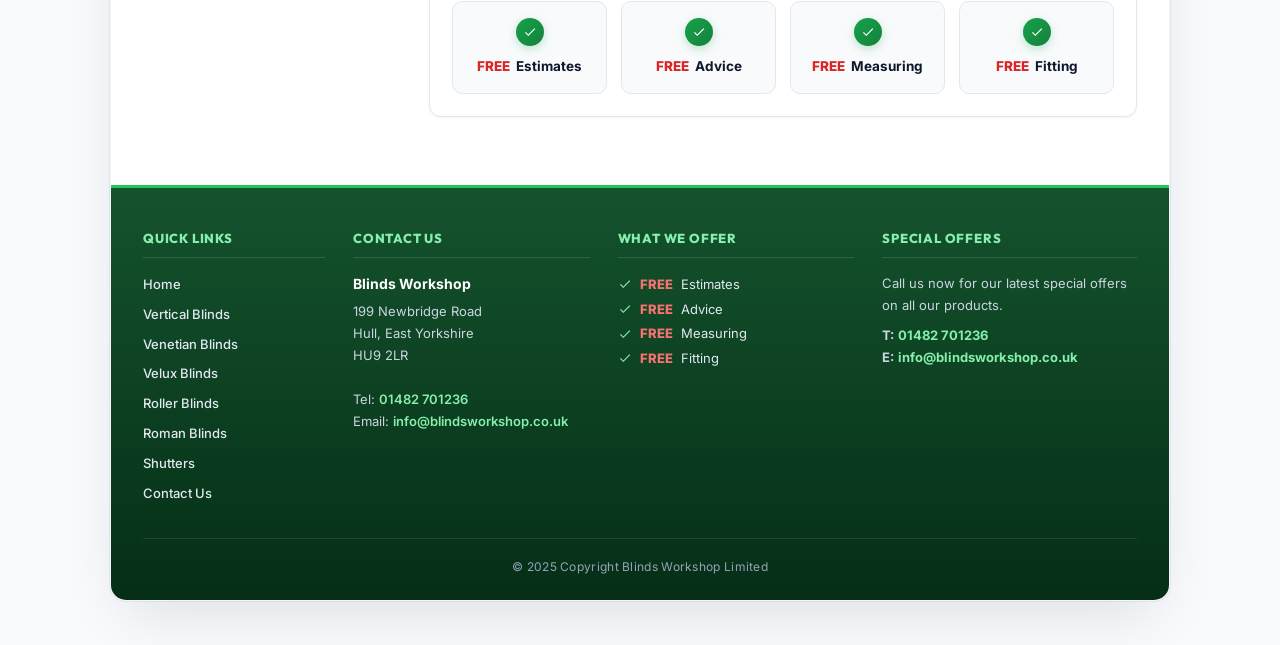
<file: contact.html>
<!DOCTYPE html>
<html lang="en">
<head>
  <meta charset="UTF-8">
  <meta name="viewport" content="width=device-width, initial-scale=1.0">
  <meta name="keywords" content="blinds workshop, contact blinds workshop, blinds contact, discount blinds, free fitting, hull, york, brough, hessle, yorkshire">
  <meta name="description" content="Contact the Blinds Workshop in Hull. We are a manufacturer of high quality blinds for domestic, commercial and trade customers. Showroom based in Hull, East Yorkshire.">
  <title>Contact Us - Blinds Workshop | Verticals | Rollers | Venetian | Velux | Romans | Hull - East Yorkshire</title>

  <!-- Modern Typography: Outfit for headings, Inter for body -->
  <link rel="preconnect" href="https://fonts.googleapis.com">
  <link rel="preconnect" href="https://fonts.gstatic.com" crossorigin>
  <link href="https://fonts.googleapis.com/css2?family=Inter:wght@400;500;600;700;800&family=Outfit:wght@600;700;800&display=swap" rel="stylesheet">

  <style>
    /* ==========================================================================
       BLINDS WORKSHOP - MODERNIZED DESIGN SYSTEM (Contact Us)
       Enhanced aesthetics, modern typography, elevation & micro-interactions
       Strictly preserves every existing HTML element & content structure
       ========================================================================== */
    :root {
      --brand-green: #0a6c2d;
      --brand-green-dark: #064e1f;
      --brand-green-deep: #033614;
      --brand-green-light: #22c55e;
      --brand-green-subtle: #f0fdf4;
      --brand-green-grad: linear-gradient(135deg, #0b7531 0%, #064e1f 100%);
      --brand-footer-grad: linear-gradient(180deg, #14532d 0%, #052e16 100%);
      --accent-red: #dc2626;
      --text-main: #1e293b;
      --text-muted: #475569;
      --text-light: #64748b;
      --bg-page: #f1f5f9;
      --bg-card: #ffffff;
      --border-light: #e2e8f0;
      --border-hover: #cbd5e1;
      --radius-sm: 6px;
      --radius-md: 12px;
      --radius-lg: 16px;
      --shadow-sm: 0 1px 3px rgba(0, 0, 0, 0.05);
      --shadow-md: 0 4px 12px -2px rgba(15, 23, 42, 0.08), 0 2px 6px -1px rgba(15, 23, 42, 0.04);
      --shadow-lg: 0 16px 32px -8px rgba(15, 23, 42, 0.12), 0 4px 12px -2px rgba(15, 23, 42, 0.06);
      --container-width: 1060px;
      --transition: all 0.2s cubic-bezier(0.16, 1, 0.3, 1);
    }

    *, *::before, *::after {
      box-sizing: border-box;
      margin: 0;
      padding: 0;
    }

    html {
      scroll-behavior: smooth;
    }

    body {
      font-family: 'Inter', -apple-system, BlinkMacSystemFont, 'Segoe UI', Roboto, sans-serif;
      font-size: 14px;
      line-height: 1.6;
      color: var(--text-main);
      background-color: var(--bg-page);
      background-image: linear-gradient(180deg, #e2e8f0 0%, #f8fafc 400px);
      background-repeat: no-repeat;
      -webkit-font-smoothing: antialiased;
      -moz-osx-font-smoothing: grayscale;
    }

    a {
      color: inherit;
      text-decoration: none;
      transition: var(--transition);
    }

    img {
      max-width: 100%;
      height: auto;
      display: block;
    }

    /* Page Wrapper (Modern Elevated Container) */
    .site-wrapper {
      max-width: var(--container-width);
      margin: 28px auto 44px auto;
      background: #ffffff;
      box-shadow: 0 24px 60px -15px rgba(15, 23, 42, 0.12), 0 0 0 1px rgba(15, 23, 42, 0.05);
      border-radius: var(--radius-lg);
      overflow: hidden;
      border: 1px solid rgba(0, 0, 0, 0.04);
    }

    /* ==========================================================================
       HEADER: LOGO, TELEPHONE CALLOUT & ADDRESS STRIP
       ========================================================================== */
    .site-header {
      background: #ffffff;
      border-top: 4px solid var(--brand-green);
      border-bottom: 1px solid var(--border-light);
      position: relative;
    }

    .header-top {
      display: flex;
      align-items: center;
      justify-content: space-between;
      padding: 20px 32px;
      gap: 24px;
      flex-wrap: wrap;
    }

    .logo-container {
      display: flex;
      align-items: center;
    }

    .logo-img {
      max-height: 70px;
      width: auto;
      object-fit: contain;
      transition: transform 0.2s ease;
    }

    .logo-container:hover .logo-img {
      transform: scale(1.02);
    }

    /* Header Phone Badge */
    .header-phone-box {
      text-align: right;
      display: flex;
      flex-direction: column;
      align-items: flex-end;
    }

    .phone-pill {
      display: inline-flex;
      align-items: center;
      gap: 10px;
      background: var(--brand-green-grad);
      color: #ffffff;
      padding: 10px 24px;
      border-radius: 9999px;
      font-family: 'Outfit', sans-serif;
      font-size: 1.12rem;
      font-weight: 700;
      box-shadow: 0 4px 14px rgba(10, 108, 45, 0.25);
      letter-spacing: 0.3px;
      transition: var(--transition);
    }

    .phone-pill:hover {
      background: linear-gradient(135deg, #085a25 0%, #043615 100%);
      color: #ffffff;
      text-decoration: none;
      transform: translateY(-2px);
      box-shadow: 0 6px 18px rgba(10, 108, 45, 0.32);
    }

    .phone-pill svg {
      width: 17px;
      height: 17px;
      fill: #ffffff;
      flex-shrink: 0;
    }

    .phone-label {
      font-size: 0.78rem;
      color: var(--text-light);
      font-weight: 600;
      margin-top: 6px;
      text-transform: uppercase;
      letter-spacing: 0.8px;
    }

    /* Address Bar (Refined Dark Slate Strip) */
    .contact_address_strip {
      background: #0f172a;
      color: #e2e8f0;
      text-align: right;
      padding: 9px 32px;
      font-size: 12.5px;
      font-weight: 600;
      letter-spacing: 0.8px;
      border-top: 1px solid rgba(255, 255, 255, 0.05);
    }

    .contact_address_strip span {
      color: var(--brand-green-light);
      margin: 0 8px;
      opacity: 0.9;
    }

    /* ==========================================================================
       MAIN HORIZONTAL NAVIGATION BAR
       ========================================================================== */
    .navbar-main {
      background: var(--brand-green-grad);
      position: sticky;
      top: 0;
      z-index: 100;
      box-shadow: 0 4px 12px rgba(0, 0, 0, 0.12);
    }

    .nav-container {
      display: flex;
      align-items: center;
      justify-content: space-between;
      padding: 3px 20px;
    }

    .nav-list {
      display: flex;
      align-items: center;
      list-style: none;
      flex-wrap: wrap;
      margin: 0;
      padding: 0;
      gap: 2px;
    }

    .nav-item {
      position: relative;
    }

    .nav-link {
      display: block;
      padding: 11px 15px;
      color: #f1f5f9;
      font-weight: 600;
      font-size: 13px;
      text-transform: uppercase;
      letter-spacing: 0.3px;
      white-space: nowrap;
      border-radius: var(--radius-sm);
      transition: var(--transition);
    }

    .nav-link:hover, .nav-link.active {
      background: rgba(255, 255, 255, 0.18);
      color: #ffffff;
      text-decoration: none;
      box-shadow: inset 0 0 0 1px rgba(255, 255, 255, 0.25);
    }

    /* Mobile Hamburger Menu Toggle */
    .mobile-nav-toggle {
      display: none;
      background: rgba(255, 255, 255, 0.12);
      border: 1px solid rgba(255, 255, 255, 0.3);
      color: #ffffff;
      padding: 8px 14px;
      border-radius: var(--radius-sm);
      font-size: 13px;
      font-weight: 700;
      cursor: pointer;
      align-items: center;
      gap: 8px;
      transition: var(--transition);
    }

    .mobile-nav-toggle:hover {
      background: rgba(255, 255, 255, 0.22);
    }

    .mobile-nav-toggle svg {
      width: 18px;
      height: 18px;
      fill: currentColor;
    }

    .mobile-menu-drawer {
      display: none;
      background: #064e1f;
      padding: 12px 24px;
      border-top: 1px solid rgba(255, 255, 255, 0.15);
    }

    .mobile-menu-drawer.open {
      display: block;
    }

    .mobile-menu-drawer ul {
      list-style: none;
    }

    .mobile-menu-drawer li {
      border-bottom: 1px solid rgba(255, 255, 255, 0.12);
    }

    .mobile-menu-drawer a {
      display: block;
      padding: 11px 0;
      color: #ffffff;
      font-weight: 600;
      font-size: 14px;
      transition: var(--transition);
    }

    .mobile-menu-drawer a:hover {
      color: var(--brand-green-light);
      padding-left: 6px;
    }

    /* ==========================================================================
       TWO-COLUMN LAYOUT (Sidebar + Main Content)
       ========================================================================== */
    .main-body-layout {
      display: flex;
      padding: 32px 32px 40px 32px;
      gap: 36px;
      align-items: flex-start;
    }

    /* Left Sidebar: Contact Box */
    .sidebar-left {
      width: 250px;
      flex-shrink: 0;
    }

    .sidebar-widget {
      background: #ffffff;
      border: 1px solid var(--border-light);
      border-radius: var(--radius-md);
      box-shadow: var(--shadow-sm);
      margin-bottom: 20px;
      overflow: hidden;
      transition: var(--transition);
    }

    .sidebar-widget:hover {
      border-color: var(--border-hover);
      box-shadow: var(--shadow-md);
    }

    .sidebar-widget-header {
      background: linear-gradient(135deg, #0a6c2d, #064e1f);
      color: #ffffff;
      padding: 12px 18px;
      font-family: 'Outfit', sans-serif;
      font-size: 13.5px;
      font-weight: 700;
      text-transform: uppercase;
      letter-spacing: 0.6px;
    }

    .sidebar-contact-box {
      padding: 18px;
      font-size: 13.5px;
      line-height: 1.7;
      color: var(--text-muted);
    }

    .sidebar-contact-box strong {
      color: var(--text-main);
      font-size: 14px;
      display: block;
      margin-bottom: 4px;
    }

    .sidebar-contact-box hr {
      border: none;
      border-top: 1px solid #f1f5f9;
      margin: 10px 0;
    }

    .sidebar-contact-box a {
      color: var(--brand-green);
      font-weight: 600;
    }

    .sidebar-contact-box a:hover {
      color: var(--brand-green-dark);
      text-decoration: underline;
    }

    /* Right Main Content Area */
    .content-right {
      flex: 1;
      min-width: 0;
    }

    .page-title {
      font-family: 'Outfit', sans-serif;
      font-size: 2.15rem;
      font-weight: 800;
      color: #0f172a;
      letter-spacing: -0.025em;
      line-height: 1.18;
      margin-bottom: 12px;
      border-bottom: 1px solid var(--border-light);
      padding-bottom: 18px;
    }

    .page-intro {
      font-size: 15px;
      line-height: 1.75;
      color: var(--text-muted);
      margin-bottom: 28px;
    }

    /* OPENING HOURS & MAP GRID */
    .contact-info-map-grid {
      display: grid;
      grid-template-columns: 1fr 1.35fr;
      gap: 24px;
      margin-bottom: 32px;
      background: #ffffff;
      border: 1px solid var(--border-light);
      border-radius: var(--radius-md);
      padding: 24px 28px;
      box-shadow: var(--shadow-sm);
    }

    .hours-panel h3 {
      font-family: 'Outfit', sans-serif;
      font-size: 15px;
      font-weight: 800;
      color: #0f172a;
      text-transform: uppercase;
      margin-bottom: 14px;
      border-bottom: 2px solid var(--brand-green);
      display: inline-block;
      padding-bottom: 4px;
      letter-spacing: 0.5px;
    }

    .hours-table {
      width: 100%;
      border-collapse: collapse;
      font-size: 13.5px;
      margin-bottom: 18px;
    }

    .hours-table td {
      padding: 7px 0;
      border-bottom: 1px solid #f1f5f9;
    }

    .hours-table td.day {
      font-weight: 600;
      color: #0f172a;
      width: 45%;
    }

    .hours-table td.time {
      color: var(--text-muted);
    }

    .map-frame-box {
      border-radius: var(--radius-sm);
      overflow: hidden;
      border: 1px solid var(--border-light);
      box-shadow: var(--shadow-sm);
      background: #f8fafc;
    }

    .map-frame-box iframe {
      width: 100%;
      height: 240px;
      display: block;
      border: 0;
    }

    .map-caption {
      padding: 10px 14px;
      background: #f8fafc;
      font-size: 12.5px;
      color: var(--text-muted);
      display: flex;
      justify-content: space-between;
      align-items: center;
      border-top: 1px solid var(--border-light);
    }

    /* QUICK CONTACT FORM */
    .contact-form-card {
      background: #ffffff;
      border: 1px solid var(--border-light);
      border-radius: var(--radius-md);
      padding: 28px 32px;
      margin-bottom: 32px;
      box-shadow: var(--shadow-sm);
    }

    .contact-form-title {
      font-family: 'Outfit', sans-serif;
      font-size: 1.45rem;
      font-weight: 800;
      color: #0f172a;
      letter-spacing: -0.01em;
      margin-bottom: 6px;
    }

    .contact-form-subtitle {
      font-size: 14px;
      color: var(--text-muted);
      margin-bottom: 22px;
    }

    .form-grid {
      display: grid;
      grid-template-columns: 1fr 1fr;
      gap: 18px;
      margin-bottom: 18px;
    }

    .form-group {
      display: flex;
      flex-direction: column;
      gap: 6px;
      margin-bottom: 16px;
    }

    .form-label {
      font-size: 13.5px;
      font-weight: 600;
      color: #1e293b;
    }

    .form-label span.req {
      color: var(--accent-red);
    }

    .form-input, .form-textarea, .form-select {
      width: 100%;
      padding: 11px 14px;
      font-family: inherit;
      font-size: 14px;
      border: 1px solid var(--border-light);
      border-radius: var(--radius-sm);
      background: #f8fafc;
      color: #0f172a;
      transition: var(--transition);
    }

    .form-input:focus, .form-textarea:focus, .form-select:focus {
      outline: none;
      border-color: var(--brand-green);
      background: #ffffff;
      box-shadow: 0 0 0 3px rgba(10, 108, 45, 0.15);
    }

    .btn-submit {
      background: var(--brand-green-grad);
      color: #ffffff;
      font-family: 'Outfit', sans-serif;
      font-weight: 800;
      font-size: 14.5px;
      padding: 13px 30px;
      border: none;
      border-radius: var(--radius-sm);
      cursor: pointer;
      display: inline-flex;
      align-items: center;
      gap: 8px;
      box-shadow: 0 4px 14px rgba(10, 108, 45, 0.25);
      transition: var(--transition);
    }

    .btn-submit:hover {
      background: linear-gradient(135deg, #085a25 0%, #043615 100%);
      transform: translateY(-2px);
      box-shadow: 0 8px 20px rgba(10, 108, 45, 0.32);
    }

    /* "WHAT WE OFFER" 4 USPs */
    .usps-bar-container {
      background: #ffffff;
      border: 1px solid var(--border-light);
      border-radius: var(--radius-md);
      padding: 22px;
      margin-bottom: 28px;
      box-shadow: var(--shadow-sm);
    }

    .usps-bar-title {
      font-family: 'Outfit', sans-serif;
      font-size: 12.5px;
      font-weight: 800;
      color: var(--text-light);
      text-transform: uppercase;
      letter-spacing: 1px;
      margin-bottom: 16px;
      text-align: center;
    }

    .usps-bar-grid {
      display: grid;
      grid-template-columns: repeat(4, 1fr);
      gap: 14px;
    }

    .usp-pill-box {
      background: #f8fafc;
      border: 1px solid var(--border-light);
      border-radius: 10px;
      padding: 16px 12px;
      text-align: center;
      display: flex;
      flex-direction: column;
      align-items: center;
      justify-content: center;
      transition: var(--transition);
    }

    .usp-pill-box:hover {
      transform: translateY(-3px);
      background: #ffffff;
      border-color: #86efac;
      box-shadow: 0 8px 20px -4px rgba(10, 108, 45, 0.12);
    }

    .usp-tick-icon {
      width: 28px;
      height: 28px;
      background: linear-gradient(135deg, #16a34a, #15803d);
      color: #ffffff;
      border-radius: 50%;
      display: flex;
      align-items: center;
      justify-content: center;
      margin-bottom: 10px;
      box-shadow: 0 3px 8px rgba(22, 163, 74, 0.25);
    }

    .usp-tick-icon svg {
      width: 14px;
      height: 14px;
      fill: #ffffff;
    }

    .usp-pill-label {
      font-size: 13.5px;
      font-weight: 700;
      color: #0f172a;
    }

    .usp-pill-label span.free-red {
      color: var(--accent-red);
      font-weight: 800;
      margin-right: 3px;
    }

    /* ==========================================================================
       SIGNATURE GREEN FOOTER
       ========================================================================== */
    .site-footer-green {
      background: var(--brand-footer-grad);
      color: #cbd5e1;
      border-top: 3px solid var(--brand-green-light);
      padding: 40px 32px 24px 32px;
    }

    .footer-columns-grid {
      display: grid;
      grid-template-columns: 1fr 1.3fr 1.3fr 1.4fr;
      gap: 28px;
      margin-bottom: 28px;
    }

    .footer-col h4 {
      font-family: 'Outfit', sans-serif;
      font-size: 13px;
      font-weight: 800;
      text-transform: uppercase;
      color: #86efac;
      border-bottom: 1px solid rgba(255, 255, 255, 0.12);
      padding-bottom: 8px;
      margin-bottom: 14px;
      letter-spacing: 0.8px;
    }

    .footer-links-list {
      list-style: none;
    }

    .footer-links-list li {
      margin-bottom: 5px;
    }

    .footer-links-list a {
      color: #e2e8f0;
      font-size: 13px;
      font-weight: 500;
      transition: var(--transition);
      display: inline-block;
      padding: 2px 0;
    }

    .footer-links-list a:hover {
      color: #ffffff;
      transform: translateX(3px);
      text-decoration: none;
    }

    .footer-contact-info {
      font-size: 13px;
      line-height: 1.7;
      color: #cbd5e1;
    }

    .footer-contact-info strong {
      display: block;
      color: #ffffff;
      font-size: 14px;
      margin-bottom: 4px;
    }

    .footer-contact-info a {
      color: #86efac;
      font-weight: 600;
    }

    .footer-contact-info a:hover {
      color: #ffffff;
      text-decoration: underline;
    }

    .footer-offers-list {
      list-style: none;
      font-size: 13px;
      line-height: 1.9;
      color: #e2e8f0;
    }

    .footer-offers-list li {
      display: flex;
      align-items: center;
      gap: 8px;
    }

    .footer-offers-list li svg {
      width: 14px;
      height: 14px;
      fill: #86efac;
      flex-shrink: 0;
    }

    .footer-offers-list span.free-text {
      color: #f87171;
      font-weight: 800;
      margin-right: 4px;
    }

    .footer-special-offers {
      font-size: 13px;
      line-height: 1.7;
      color: #cbd5e1;
    }

    .footer-special-offers a {
      color: #86efac;
      font-weight: 700;
    }

    .footer-special-offers a:hover {
      color: #ffffff;
      text-decoration: underline;
    }

    .footer-copyright {
      border-top: 1px solid rgba(255, 255, 255, 0.1);
      padding-top: 18px;
      text-align: center;
      font-size: 12px;
      color: #94a3b8;
      letter-spacing: 0.3px;
    }

    .footer-copyright a {
      color: #cbd5e1;
      text-decoration: underline;
    }

    /* ==========================================================================
       RESPONSIVE ADAPTATIONS
       ========================================================================== */
    @media (max-width: 960px) {
      .main-body-layout {
        flex-direction: column;
      }
      .sidebar-left {
        width: 100%;
      }
      .footer-columns-grid {
        grid-template-columns: 1fr 1fr;
      }
      .contact-info-map-grid {
        grid-template-columns: 1fr;
      }
    }

    @media (max-width: 768px) {
      .site-wrapper {
        margin: 0;
        border-radius: 0;
        border: none;
      }
      .header-top {
        flex-direction: column;
        text-align: center;
        padding: 16px 20px;
      }
      .header-phone-box {
        align-items: center;
      }
      .contact_address_strip {
        text-align: center;
        font-size: 11.5px;
        padding: 8px 16px;
      }
      .nav-list {
        display: none;
      }
      .mobile-nav-toggle {
        display: inline-flex;
        margin: 6px 0;
      }
      .main-body-layout {
        padding: 20px 16px 28px 16px;
      }
      .form-grid {
        grid-template-columns: 1fr;
      }
      .usps-bar-grid {
        grid-template-columns: repeat(2, 1fr);
      }
      .site-footer-green {
        padding: 28px 20px 20px 20px;
      }
      .footer-columns-grid {
        grid-template-columns: 1fr;
      }
    }

    @media (max-width: 480px) {
      .page-title {
        font-size: 1.75rem;
      }
      .btn-submit {
        width: 100%;
        justify-content: center;
      }
    }
  </style>
</head>
<body>

  <div class="site-wrapper">

    <!-- HEADER -->
    <header class="site-header">
      <div class="header-top">
        <div class="logo-container">
          <a href="index.html" title="Blinds Workshop Home">
            <img src="images/logo.png" alt="Blinds Workshop Logo" class="logo-img" onerror="this.src='images/logo-original.png';">
          </a>
        </div>

        <div class="header-phone-box">
          <a href="tel:01482701236" class="phone-pill">
            <svg viewBox="0 0 24 24"><path d="M6.62 10.79a15.053 15.053 0 006.59 6.59l2.2-2.2c.27-.27.67-.36 1.02-.24 1.12.37 2.33.57 3.57.57.55 0 1 .45 1 1V20c0 .55-.45 1-1 1-9.39 0-17-7.61-17-17 0-.55.45-1 1-1h3.5c.55 0 1 .45 1 1 0 1.25.2 2.45.57 3.57.11.35.03.74-.25 1.02l-2.2 2.2z"/></svg>
            <span>TELEPHONE: 01482 701236</span>
          </a>
          <span class="phone-label">Domestic &bull; Commercial &bull; Trade</span>
        </div>
      </div>

      <div class="contact_address_strip">
        199 NEWBRIDGE ROAD <span>&bull;</span> HULL <span>&bull;</span> EAST YORKSHIRE <span>&bull;</span> HU9 2LR
      </div>
    </header>

    <!-- NAVIGATION BAR -->
    <nav class="navbar-main" aria-label="Main Menu">
      <div class="nav-container">
        <ul class="nav-list">
          <li class="nav-item"><a href="index.html" class="nav-link">Home</a></li>
          <li class="nav-item"><a href="vertical_blinds.html" class="nav-link">Vertical Blinds</a></li>
          <li class="nav-item"><a href="index.html#roller-blinds" class="nav-link">Roller Blinds</a></li>
          <li class="nav-item"><a href="index.html#venetian-blinds" class="nav-link">Venetian Blinds</a></li>
          <li class="nav-item"><a href="index.html#velux-blinds" class="nav-link">Velux Blinds</a></li>
          <li class="nav-item"><a href="index.html#perfect-fit-blinds" class="nav-link">Perfect Fit Blinds</a></li>
          <li class="nav-item"><a href="index.html#pleated-blinds" class="nav-link">Pleated Blinds</a></li>
          <li class="nav-item"><a href="index.html#roman-blinds" class="nav-link">Roman Blinds</a></li>
          <li class="nav-item"><a href="index.html#shutters" class="nav-link">Shutters</a></li>
          <li class="nav-item"><a href="contact_us.html" class="nav-link active">Contact Us</a></li>
        </ul>

        <button class="mobile-nav-toggle" id="mobile-btn" aria-label="Open navigation menu">
          <svg viewBox="0 0 24 24"><path d="M3 18h18v-2H3v2zm0-5h18v-2H3v2zm0-7v2h18V6H3z"/></svg>
          <span>MENU</span>
        </button>
      </div>

      <div class="mobile-menu-drawer" id="mobile-drawer">
        <ul>
          <li><a href="index.html">Home</a></li>
          <li><a href="vertical_blinds.html">Vertical Blinds</a></li>
          <li><a href="index.html#roller-blinds">Roller Blinds</a></li>
          <li><a href="index.html#venetian-blinds">Venetian Blinds</a></li>
          <li><a href="index.html#velux-blinds">Velux Blinds</a></li>
          <li><a href="index.html#perfect-fit-blinds">Perfect Fit Blinds</a></li>
          <li><a href="index.html#pleated-blinds">Pleated Blinds</a></li>
          <li><a href="index.html#roman-blinds">Roman Blinds</a></li>
          <li><a href="index.html#shutters">Shutters</a></li>
          <li><a href="contact_us.html">Contact Us</a></li>
        </ul>
      </div>
    </nav>

    <!-- MAIN TWO-COLUMN BODY LAYOUT -->
    <main class="main-body-layout">

      <!-- LEFT SIDEBAR -->
      <aside class="sidebar-left">
        <div class="sidebar-widget">
          <div class="sidebar-widget-header">How to Contact Us</div>
          <div class="sidebar-contact-box">
            <strong>Blinds Workshop</strong>
            <p>199 Newbridge Road<br>Hull, East Yorkshire<br>HU9 2LR</p>
            <hr style="border:none;border-top:1px solid #e0eae2;margin:8px 0;">
            <p><strong>Tel:</strong> 01482 701236</p>
            <p><strong>Fax:</strong> 01482 701236</p>
            <p><strong>Email:</strong> <a href="mailto:info@blindsworkshop.co.uk" style="color:var(--brand-green);word-break:break-all;">info@blindsworkshop.co.uk</a></p>
          </div>
        </div>
      </aside>

      <!-- RIGHT MAIN CONTENT -->
      <section class="content-right">
        <h1 class="page-title">Contact Us</h1>
        <p class="page-intro">
          Please feel free to contact us regarding any of our products or services. You can visit our showroom or we can bring the showroom to you. For a free of charge no obligation quote please call to arrange your appointment today. We provide a full measuring and fitting service with evening and weekend appointments also available.
        </p>

        <!-- Opening Hours & Map Grid -->
        <div class="contact-info-map-grid">
          <div class="hours-panel">
            <h3>Opening Hours</h3>
            <table class="hours-table">
              <tr>
                <td class="day">Monday</td>
                <td class="time">9:30am to 5pm</td>
              </tr>
              <tr>
                <td class="day">Tuesday</td>
                <td class="time">9:30am to 5pm</td>
              </tr>
              <tr>
                <td class="day">Wednesday</td>
                <td class="time">9:30am to 5pm</td>
              </tr>
              <tr>
                <td class="day">Thursday</td>
                <td class="time">9:30am to 5pm</td>
              </tr>
              <tr>
                <td class="day">Friday</td>
                <td class="time">9:30am to 5pm</td>
              </tr>
              <tr>
                <td class="day">Saturday</td>
                <td class="time">9:30am to 1pm</td>
              </tr>
              <tr>
                <td class="day">Sunday</td>
                <td class="time"><strong>Closed</strong></td>
              </tr>
            </table>

            <div style="font-size:12.5px;color:#444;line-height:1.5;">
              <strong style="color:var(--brand-green-dark);display:block;margin-bottom:2px;">Telephone &amp; Email:</strong>
              Tel: <a href="tel:01482701236" style="color:var(--brand-green-dark);font-weight:700;">01482 701236</a><br>
              Email: <a href="mailto:info@blindsworkshop.co.uk" style="color:var(--brand-green-dark);font-weight:700;">info@blindsworkshop.co.uk</a>
            </div>
          </div>

          <div class="map-frame-box">
            <iframe 
              title="Blinds Workshop Hull Map"
              src="https://maps.google.com/maps?q=199+Newbridge+Road,+Hull,+East+Yorkshire,+HU9+2LR&t=&z=15&ie=UTF8&iwloc=&output=embed"
              loading="lazy">
            </iframe>
            <div class="map-caption">
              <span><strong>199 Newbridge Road</strong>, Hull, HU9 2LR</span>
              <a href="https://maps.google.com/?q=199+Newbridge+Road,+Hull,+HU9+2LR" target="_blank" rel="noopener" style="color:var(--brand-green);font-weight:700;">View in Google Maps &raquo;</a>
            </div>
          </div>
        </div>

        <!-- Quick Contact Form -->
        <div class="contact-form-card">
          <h2 class="contact-form-title">Quick Contact &bull; Request A Free Measure</h2>
          <p class="contact-form-subtitle">Send us your details below and our team will get back to you promptly:</p>

          <form id="contact-form" onsubmit="handleContactSubmit(event)">
            <div class="form-grid">
              <div class="form-group">
                <label for="name" class="form-label">Full Name <span class="req">*</span></label>
                <input type="text" id="name" class="form-input" placeholder="e.g. John Smith" required>
              </div>
              <div class="form-group">
                <label for="tel" class="form-label">Telephone <span class="req">*</span></label>
                <input type="tel" id="tel" class="form-input" placeholder="e.g. 01482 701236" required>
              </div>
            </div>

            <div class="form-grid">
              <div class="form-group">
                <label for="email" class="form-label">Email Address</label>
                <input type="email" id="email" class="form-input" placeholder="e.g. john@example.co.uk">
              </div>
              <div class="form-group">
                <label for="service-type" class="form-label">Interest / Blind Type</label>
                <select id="service-type" class="form-select">
                  <option value="General Advice">General Advice / Multiple Windows</option>
                  <option value="Vertical Blinds">Vertical Blinds</option>
                  <option value="Roller Blinds">Roller Blinds</option>
                  <option value="Venetian Blinds">Venetian Blinds</option>
                  <option value="Velux Blinds">Velux Blinds</option>
                  <option value="Perfect Fit Blinds">Perfect Fit Blinds</option>
                  <option value="Pleated Blinds">Pleated Blinds</option>
                  <option value="Roman Blinds">Roman Blinds</option>
                  <option value="Shutters">Shutters</option>
                </select>
              </div>
            </div>

            <div class="form-group">
              <label for="message" class="form-label">Questions / Enquiry / Preferred Appointment Day &amp; Time</label>
              <textarea id="message" class="form-textarea" rows="4" placeholder="Please describe what you are looking for..."></textarea>
            </div>

            <button type="submit" class="btn-submit">
              <svg style="width:16px;height:16px;fill:currentColor;" viewBox="0 0 24 24"><path d="M2.01 21L23 12 2.01 3 2 10l15 2-15 2z"/></svg>
              Send Enquiry
            </button>
          </form>

          <div id="form-msg-box" style="display:none;margin-top:16px;padding:14px;background:#ebfbee;border:1px solid #7bc58e;color:#1e4b28;border-radius:4px;">
            <strong>Thank you for contacting Blinds Workshop!</strong><br>
            We have received your enquiry and our team will get in touch with you shortly.
          </div>
        </div>

        <!-- 4 USPs -->
        <div class="usps-bar-container">
          <div class="usps-bar-title">What Blinds Workshop Offer</div>
          <div class="usps-bar-grid">
            <div class="usp-pill-box">
              <div class="usp-tick-icon">
                <svg viewBox="0 0 24 24"><path d="M9 16.17L4.83 12l-1.42 1.41L9 19 21 7l-1.41-1.41z"/></svg>
              </div>
              <div class="usp-pill-label"><span class="free-red">FREE</span> Estimates</div>
            </div>
            <div class="usp-pill-box">
              <div class="usp-tick-icon">
                <svg viewBox="0 0 24 24"><path d="M9 16.17L4.83 12l-1.42 1.41L9 19 21 7l-1.41-1.41z"/></svg>
              </div>
              <div class="usp-pill-label"><span class="free-red">FREE</span> Advice</div>
            </div>
            <div class="usp-pill-box">
              <div class="usp-tick-icon">
                <svg viewBox="0 0 24 24"><path d="M9 16.17L4.83 12l-1.42 1.41L9 19 21 7l-1.41-1.41z"/></svg>
              </div>
              <div class="usp-pill-label"><span class="free-red">FREE</span> Measuring</div>
            </div>
            <div class="usp-pill-box">
              <div class="usp-tick-icon">
                <svg viewBox="0 0 24 24"><path d="M9 16.17L4.83 12l-1.42 1.41L9 19 21 7l-1.41-1.41z"/></svg>
              </div>
              <div class="usp-pill-label"><span class="free-red">FREE</span> Fitting</div>
            </div>
          </div>
        </div>

      </section>
    </main>

    <!-- SIGNATURE GREEN FOOTER -->
    <footer class="site-footer-green">
      <div class="footer-columns-grid">
        <div class="footer-col">
          <h4>Quick Links</h4>
          <ul class="footer-links-list">
            <li><a href="index.html">Home</a></li>
            <li><a href="vertical_blinds.html">Vertical Blinds</a></li>
            <li><a href="index.html#venetian-blinds">Venetian Blinds</a></li>
            <li><a href="index.html#velux-blinds">Velux Blinds</a></li>
            <li><a href="index.html#roller-blinds">Roller Blinds</a></li>
            <li><a href="index.html#roman-blinds">Roman Blinds</a></li>
            <li><a href="index.html#shutters">Shutters</a></li>
            <li><a href="contact_us.html">Contact Us</a></li>
          </ul>
        </div>

        <div class="footer-col">
          <h4>Contact Us</h4>
          <div class="footer-contact-info">
            <strong>Blinds Workshop</strong>
            199 Newbridge Road<br>
            Hull, East Yorkshire<br>
            HU9 2LR<br><br>
            Tel: <a href="tel:01482701236">01482 701236</a><br>
            Email: <a href="mailto:info@blindsworkshop.co.uk">info@blindsworkshop.co.uk</a>
          </div>
        </div>

        <div class="footer-col">
          <h4>What We Offer</h4>
          <ul class="footer-offers-list">
            <li>
              <svg viewBox="0 0 24 24"><path d="M9 16.17L4.83 12l-1.42 1.41L9 19 21 7l-1.41-1.41z"/></svg>
              <span><span class="free-text">FREE</span> Estimates</span>
            </li>
            <li>
              <svg viewBox="0 0 24 24"><path d="M9 16.17L4.83 12l-1.42 1.41L9 19 21 7l-1.41-1.41z"/></svg>
              <span><span class="free-text">FREE</span> Advice</span>
            </li>
            <li>
              <svg viewBox="0 0 24 24"><path d="M9 16.17L4.83 12l-1.42 1.41L9 19 21 7l-1.41-1.41z"/></svg>
              <span><span class="free-text">FREE</span> Measuring</span>
            </li>
            <li>
              <svg viewBox="0 0 24 24"><path d="M9 16.17L4.83 12l-1.42 1.41L9 19 21 7l-1.41-1.41z"/></svg>
              <span><span class="free-text">FREE</span> Fitting</span>
            </li>
          </ul>
        </div>

        <div class="footer-col">
          <h4>Special Offers</h4>
          <div class="footer-special-offers">
            <p style="margin-bottom:8px;">Call us now for our latest special offers on all our products.</p>
            <p><strong>T:</strong> <a href="tel:01482701236">01482 701236</a></p>
            <p><strong>E:</strong> <a href="mailto:info@blindsworkshop.co.uk">info@blindsworkshop.co.uk</a></p>
          </div>
        </div>
      </div>

      <div class="footer-copyright">
        &copy; 2025 Copyright Blinds Workshop Limited
      </div>
    </footer>

  </div>

  <script>
    const mobileBtn = document.getElementById('mobile-btn');
    const mobileDrawer = document.getElementById('mobile-drawer');

    if (mobileBtn && mobileDrawer) {
      mobileBtn.addEventListener('click', function() {
        mobileDrawer.classList.toggle('open');
      });
    }

    function handleContactSubmit(e) {
      e.preventDefault();
      document.getElementById('contact-form').style.display = 'none';
      document.getElementById('form-msg-box').style.display = 'block';
    }
  </script>

</body>
</html>
</file>
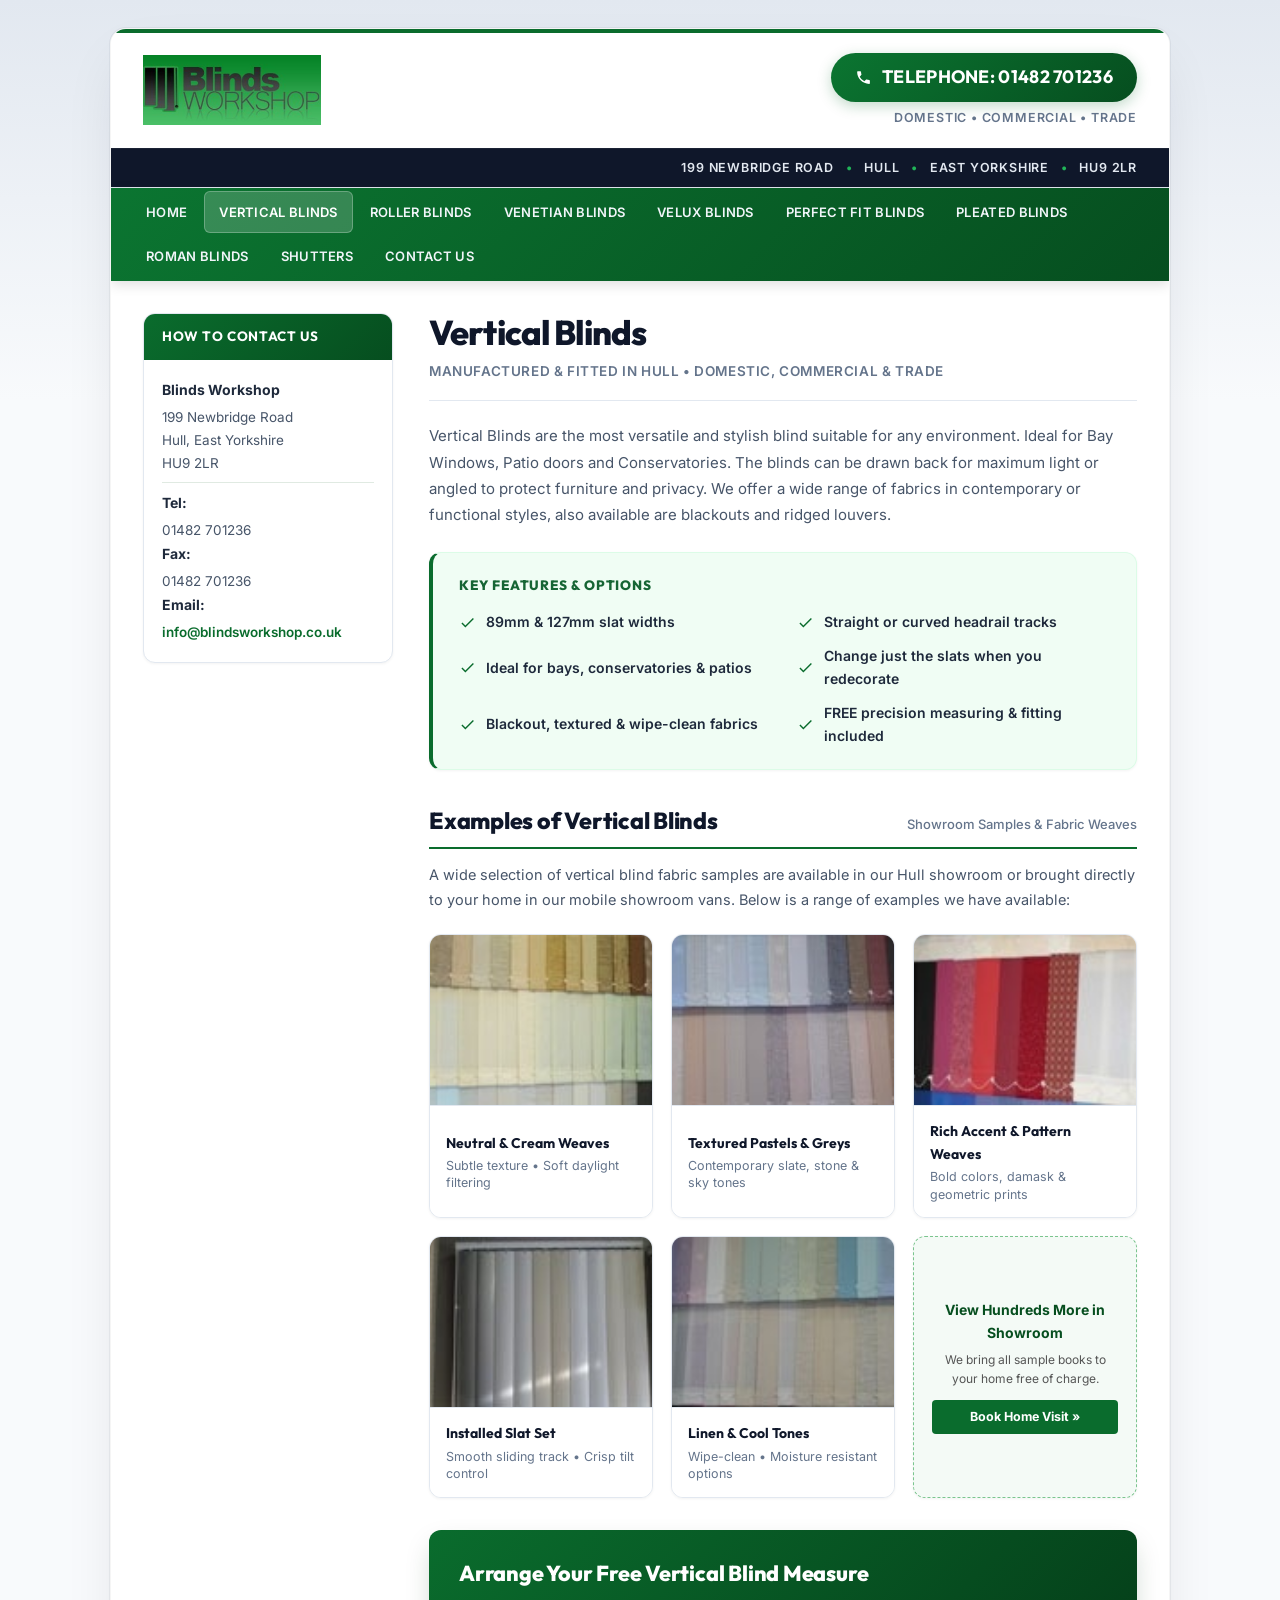
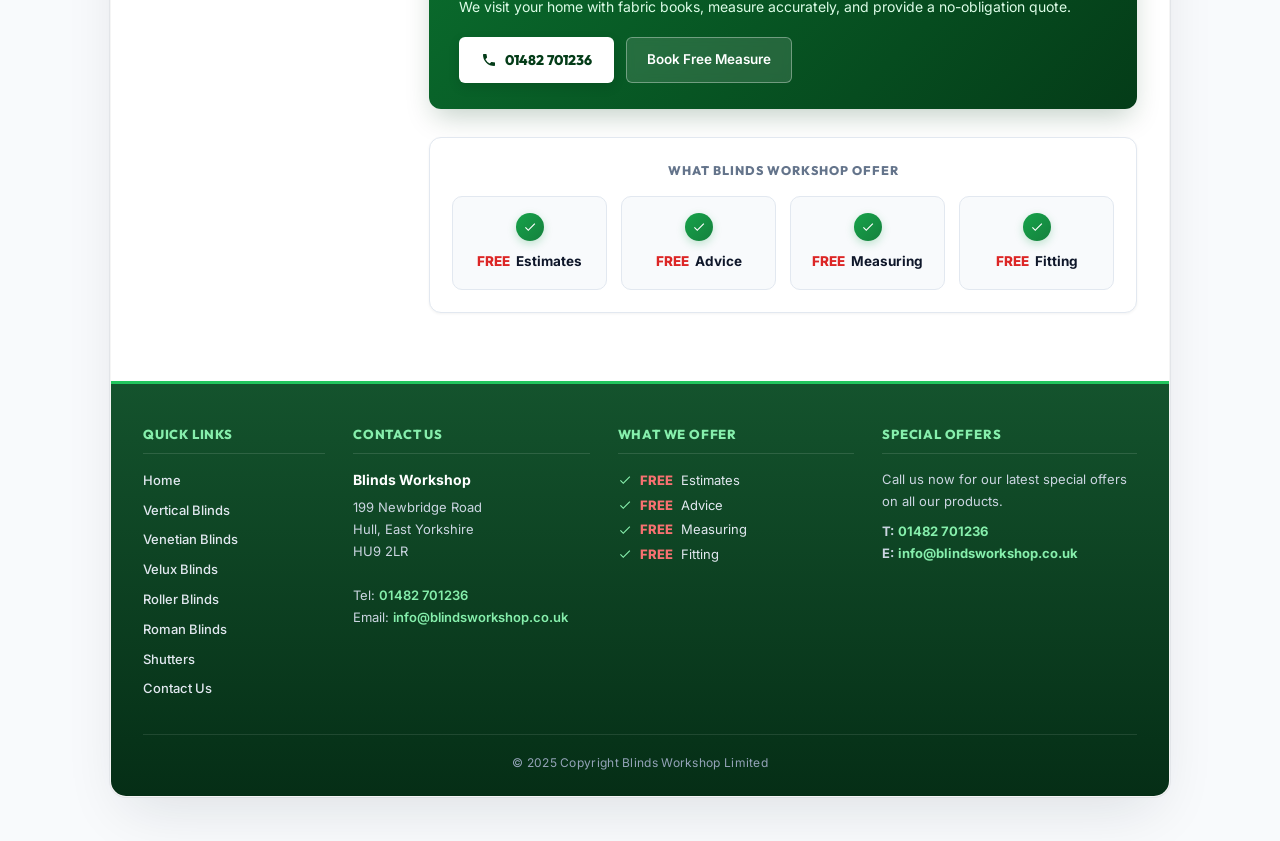
<file: vertical_blinds.html>
<!DOCTYPE html>
<html lang="en">
<head>
  <meta charset="UTF-8">
  <meta name="viewport" content="width=device-width, initial-scale=1.0">
  <meta name="keywords" content="vertical blinds, vertical blinds hull, discount blinds, free fitting, bay window blinds, patio door blinds, hull, east yorkshire">
  <meta name="description" content="Vertical Blinds at The Blinds Workshop - Hull based manufacturer and fitter of high quality vertical blinds for domestic, commercial and trade customers since 1993.">
  <title>Vertical Blinds - Blinds Workshop | Verticals | Rollers | Venetian | Velux | Romans | Hull - East Yorkshire</title>

  <!-- Modern Typography: Outfit for headings, Inter for body -->
  <link rel="preconnect" href="https://fonts.googleapis.com">
  <link rel="preconnect" href="https://fonts.gstatic.com" crossorigin>
  <link href="https://fonts.googleapis.com/css2?family=Inter:wght@400;500;600;700;800&family=Outfit:wght@600;700;800&display=swap" rel="stylesheet">

  <style>
    /* ==========================================================================
       BLINDS WORKSHOP - MODERNIZED DESIGN SYSTEM (Vertical Blinds)
       Enhanced aesthetics, modern typography, elevation & micro-interactions
       Strictly preserves every existing HTML element & content structure
       ========================================================================== */
    :root {
      --brand-green: #0a6c2d;
      --brand-green-dark: #064e1f;
      --brand-green-deep: #033614;
      --brand-green-light: #22c55e;
      --brand-green-subtle: #f0fdf4;
      --brand-green-grad: linear-gradient(135deg, #0b7531 0%, #064e1f 100%);
      --brand-footer-grad: linear-gradient(180deg, #14532d 0%, #052e16 100%);
      --accent-red: #dc2626;
      --text-main: #1e293b;
      --text-muted: #475569;
      --text-light: #64748b;
      --bg-page: #f1f5f9;
      --bg-card: #ffffff;
      --border-light: #e2e8f0;
      --border-hover: #cbd5e1;
      --radius-sm: 6px;
      --radius-md: 12px;
      --radius-lg: 16px;
      --shadow-sm: 0 1px 3px rgba(0, 0, 0, 0.05);
      --shadow-md: 0 4px 12px -2px rgba(15, 23, 42, 0.08), 0 2px 6px -1px rgba(15, 23, 42, 0.04);
      --shadow-lg: 0 16px 32px -8px rgba(15, 23, 42, 0.12), 0 4px 12px -2px rgba(15, 23, 42, 0.06);
      --container-width: 1060px;
      --transition: all 0.2s cubic-bezier(0.16, 1, 0.3, 1);
    }

    *, *::before, *::after {
      box-sizing: border-box;
      margin: 0;
      padding: 0;
    }

    html {
      scroll-behavior: smooth;
    }

    body {
      font-family: 'Inter', -apple-system, BlinkMacSystemFont, 'Segoe UI', Roboto, sans-serif;
      font-size: 14px;
      line-height: 1.6;
      color: var(--text-main);
      background-color: var(--bg-page);
      background-image: linear-gradient(180deg, #e2e8f0 0%, #f8fafc 400px);
      background-repeat: no-repeat;
      -webkit-font-smoothing: antialiased;
      -moz-osx-font-smoothing: grayscale;
    }

    a {
      color: inherit;
      text-decoration: none;
      transition: var(--transition);
    }

    img {
      max-width: 100%;
      height: auto;
      display: block;
    }

    /* Page Wrapper (Modern Elevated Container) */
    .site-wrapper {
      max-width: var(--container-width);
      margin: 28px auto 44px auto;
      background: #ffffff;
      box-shadow: 0 24px 60px -15px rgba(15, 23, 42, 0.12), 0 0 0 1px rgba(15, 23, 42, 0.05);
      border-radius: var(--radius-lg);
      overflow: hidden;
      border: 1px solid rgba(0, 0, 0, 0.04);
    }

    /* ==========================================================================
       HEADER: LOGO, TELEPHONE CALLOUT & ADDRESS STRIP
       ========================================================================== */
    .site-header {
      background: #ffffff;
      border-top: 4px solid var(--brand-green);
      border-bottom: 1px solid var(--border-light);
      position: relative;
    }

    .header-top {
      display: flex;
      align-items: center;
      justify-content: space-between;
      padding: 20px 32px;
      gap: 24px;
      flex-wrap: wrap;
    }

    .logo-container {
      display: flex;
      align-items: center;
    }

    .logo-img {
      max-height: 70px;
      width: auto;
      object-fit: contain;
      transition: transform 0.2s ease;
    }

    .logo-container:hover .logo-img {
      transform: scale(1.02);
    }

    /* Header Phone Badge */
    .header-phone-box {
      text-align: right;
      display: flex;
      flex-direction: column;
      align-items: flex-end;
    }

    .phone-pill {
      display: inline-flex;
      align-items: center;
      gap: 10px;
      background: var(--brand-green-grad);
      color: #ffffff;
      padding: 10px 24px;
      border-radius: 9999px;
      font-family: 'Outfit', sans-serif;
      font-size: 1.12rem;
      font-weight: 700;
      box-shadow: 0 4px 14px rgba(10, 108, 45, 0.25);
      letter-spacing: 0.3px;
      transition: var(--transition);
    }

    .phone-pill:hover {
      background: linear-gradient(135deg, #085a25 0%, #043615 100%);
      color: #ffffff;
      text-decoration: none;
      transform: translateY(-2px);
      box-shadow: 0 6px 18px rgba(10, 108, 45, 0.32);
    }

    .phone-pill svg {
      width: 17px;
      height: 17px;
      fill: #ffffff;
      flex-shrink: 0;
    }

    .phone-label {
      font-size: 0.78rem;
      color: var(--text-light);
      font-weight: 600;
      margin-top: 6px;
      text-transform: uppercase;
      letter-spacing: 0.8px;
    }

    /* Address Bar (Refined Dark Slate Strip) */
    .contact_address_strip {
      background: #0f172a;
      color: #e2e8f0;
      text-align: right;
      padding: 9px 32px;
      font-size: 12.5px;
      font-weight: 600;
      letter-spacing: 0.8px;
      border-top: 1px solid rgba(255, 255, 255, 0.05);
    }

    .contact_address_strip span {
      color: var(--brand-green-light);
      margin: 0 8px;
      opacity: 0.9;
    }

    /* ==========================================================================
       MAIN HORIZONTAL NAVIGATION BAR
       ========================================================================== */
    .navbar-main {
      background: var(--brand-green-grad);
      position: sticky;
      top: 0;
      z-index: 100;
      box-shadow: 0 4px 12px rgba(0, 0, 0, 0.12);
    }

    .nav-container {
      display: flex;
      align-items: center;
      justify-content: space-between;
      padding: 3px 20px;
    }

    .nav-list {
      display: flex;
      align-items: center;
      list-style: none;
      flex-wrap: wrap;
      margin: 0;
      padding: 0;
      gap: 2px;
    }

    .nav-item {
      position: relative;
    }

    .nav-link {
      display: block;
      padding: 11px 15px;
      color: #f1f5f9;
      font-weight: 600;
      font-size: 13px;
      text-transform: uppercase;
      letter-spacing: 0.3px;
      white-space: nowrap;
      border-radius: var(--radius-sm);
      transition: var(--transition);
    }

    .nav-link:hover, .nav-link.active {
      background: rgba(255, 255, 255, 0.18);
      color: #ffffff;
      text-decoration: none;
      box-shadow: inset 0 0 0 1px rgba(255, 255, 255, 0.25);
    }

    /* Mobile Hamburger Menu Toggle */
    .mobile-nav-toggle {
      display: none;
      background: rgba(255, 255, 255, 0.12);
      border: 1px solid rgba(255, 255, 255, 0.3);
      color: #ffffff;
      padding: 8px 14px;
      border-radius: var(--radius-sm);
      font-size: 13px;
      font-weight: 700;
      cursor: pointer;
      align-items: center;
      gap: 8px;
      transition: var(--transition);
    }

    .mobile-nav-toggle:hover {
      background: rgba(255, 255, 255, 0.22);
    }

    .mobile-nav-toggle svg {
      width: 18px;
      height: 18px;
      fill: currentColor;
    }

    .mobile-menu-drawer {
      display: none;
      background: #064e1f;
      padding: 12px 24px;
      border-top: 1px solid rgba(255, 255, 255, 0.15);
    }

    .mobile-menu-drawer.open {
      display: block;
    }

    .mobile-menu-drawer ul {
      list-style: none;
    }

    .mobile-menu-drawer li {
      border-bottom: 1px solid rgba(255, 255, 255, 0.12);
    }

    .mobile-menu-drawer a {
      display: block;
      padding: 11px 0;
      color: #ffffff;
      font-weight: 600;
      font-size: 14px;
      transition: var(--transition);
    }

    .mobile-menu-drawer a:hover {
      color: var(--brand-green-light);
      padding-left: 6px;
    }

    /* ==========================================================================
       TWO-COLUMN LAYOUT (Sidebar + Main Content)
       ========================================================================== */
    .main-body-layout {
      display: flex;
      padding: 32px 32px 40px 32px;
      gap: 36px;
      align-items: flex-start;
    }

    /* Left Sidebar: Contact Box */
    .sidebar-left {
      width: 250px;
      flex-shrink: 0;
    }

    .sidebar-widget {
      background: #ffffff;
      border: 1px solid var(--border-light);
      border-radius: var(--radius-md);
      box-shadow: var(--shadow-sm);
      margin-bottom: 20px;
      overflow: hidden;
      transition: var(--transition);
    }

    .sidebar-widget:hover {
      border-color: var(--border-hover);
      box-shadow: var(--shadow-md);
    }

    .sidebar-widget-header {
      background: linear-gradient(135deg, #0a6c2d, #064e1f);
      color: #ffffff;
      padding: 12px 18px;
      font-family: 'Outfit', sans-serif;
      font-size: 13.5px;
      font-weight: 700;
      text-transform: uppercase;
      letter-spacing: 0.6px;
    }

    .sidebar-contact-box {
      padding: 18px;
      font-size: 13.5px;
      line-height: 1.7;
      color: var(--text-muted);
    }

    .sidebar-contact-box strong {
      color: var(--text-main);
      font-size: 14px;
      display: block;
      margin-bottom: 4px;
    }

    .sidebar-contact-box hr {
      border: none;
      border-top: 1px solid #f1f5f9;
      margin: 10px 0;
    }

    .sidebar-contact-box a {
      color: var(--brand-green);
      font-weight: 600;
    }

    .sidebar-contact-box a:hover {
      color: var(--brand-green-dark);
      text-decoration: underline;
    }

    /* Right Main Content Area */
    .content-right {
      flex: 1;
      min-width: 0;
    }

    .page-title-wrap {
      border-bottom: 1px solid var(--border-light);
      padding-bottom: 18px;
      margin-bottom: 22px;
    }

    .page-title {
      font-family: 'Outfit', sans-serif;
      font-size: 2.15rem;
      font-weight: 800;
      color: #0f172a;
      letter-spacing: -0.025em;
      line-height: 1.18;
      margin-bottom: 6px;
    }

    .page-subtitle {
      font-size: 13.5px;
      font-weight: 600;
      color: var(--text-light);
      text-transform: uppercase;
      letter-spacing: 0.6px;
    }

    .page-intro {
      font-size: 15px;
      line-height: 1.75;
      color: var(--text-muted);
      margin-bottom: 24px;
    }

    /* FEATURE BULLETS CARD */
    .features-card {
      background: #f0fdf4;
      border: 1px solid #dcfce7;
      border-left: 4px solid var(--brand-green);
      border-radius: var(--radius-md);
      padding: 22px 26px;
      margin-bottom: 30px;
      box-shadow: var(--shadow-sm);
    }

    .features-card h3 {
      font-family: 'Outfit', sans-serif;
      font-size: 13.5px;
      font-weight: 800;
      color: #166534;
      text-transform: uppercase;
      margin-bottom: 14px;
      letter-spacing: 0.8px;
    }

    .features-list {
      list-style: none;
      display: grid;
      grid-template-columns: 1fr 1fr;
      gap: 12px 24px;
      font-size: 14px;
      font-weight: 600;
      color: #1e293b;
    }

    .features-list li {
      display: flex;
      align-items: center;
      gap: 10px;
    }

    .features-list li svg {
      width: 17px;
      height: 17px;
      fill: var(--brand-green);
      flex-shrink: 0;
    }

    /* EXAMPLES GALLERY SECTION HEADER */
    .examples-section-header {
      margin: 32px 0 14px 0;
      display: flex;
      align-items: baseline;
      justify-content: space-between;
      flex-wrap: wrap;
      gap: 8px;
      border-bottom: 2px solid var(--brand-green);
      padding-bottom: 8px;
    }

    .examples-section-title {
      font-family: 'Outfit', sans-serif;
      font-size: 1.45rem;
      font-weight: 800;
      color: #0f172a;
      letter-spacing: -0.01em;
    }

    .examples-section-note {
      font-size: 13px;
      color: var(--text-light);
      font-weight: 500;
    }

    .gallery-intro-text {
      font-size: 14.5px;
      color: var(--text-muted);
      line-height: 1.7;
      margin-bottom: 22px;
    }

    /* EXAMPLES GRID */
    .verticals-gallery-grid {
      display: grid;
      grid-template-columns: repeat(3, 1fr);
      gap: 18px;
      margin-bottom: 32px;
    }

    .gallery-item {
      background: #ffffff;
      border: 1px solid var(--border-light);
      border-radius: var(--radius-md);
      overflow: hidden;
      box-shadow: var(--shadow-sm);
      transition: var(--transition);
      display: flex;
      flex-direction: column;
    }

    .gallery-item:hover {
      transform: translateY(-4px);
      box-shadow: var(--shadow-lg);
      border-color: #86efac;
    }

    .gallery-img-wrap {
      width: 100%;
      height: 170px;
      background: #f8fafc;
      overflow: hidden;
      display: flex;
      align-items: center;
      justify-content: center;
    }

    .gallery-img-wrap img {
      width: 100%;
      height: 100%;
      object-fit: cover;
      transition: transform 0.4s ease;
    }

    .gallery-item:hover .gallery-img-wrap img {
      transform: scale(1.05);
    }

    .gallery-caption {
      padding: 14px 16px;
      background: #ffffff;
      border-top: 1px solid var(--border-light);
      flex: 1;
      display: flex;
      flex-direction: column;
      justify-content: center;
    }

    .gallery-caption strong {
      display: block;
      font-family: 'Outfit', sans-serif;
      font-size: 14px;
      font-weight: 700;
      color: #0f172a;
      margin-bottom: 3px;
    }

    .gallery-caption span {
      font-size: 12.5px;
      color: var(--text-light);
      line-height: 1.4;
    }

    /* MEASURE CTA BANNER */
    .measure-cta-banner {
      background: linear-gradient(135deg, #0a6c2d 0%, #043c18 100%);
      color: #ffffff;
      padding: 26px 30px;
      border-radius: var(--radius-md);
      display: flex;
      align-items: center;
      justify-content: space-between;
      flex-wrap: wrap;
      gap: 20px;
      margin-bottom: 28px;
      box-shadow: 0 12px 28px -6px rgba(4, 60, 24, 0.25);
    }

    .measure-cta-text h4 {
      font-family: 'Outfit', sans-serif;
      font-size: 1.35rem;
      font-weight: 800;
      margin-bottom: 6px;
      letter-spacing: -0.01em;
    }

    .measure-cta-text p {
      font-size: 14px;
      color: #dcfce7;
      line-height: 1.5;
    }

    .measure-cta-actions {
      display: flex;
      align-items: center;
      gap: 12px;
      flex-wrap: wrap;
    }

    .btn-white-phone {
      background: #ffffff;
      color: #043c18;
      font-family: 'Outfit', sans-serif;
      font-weight: 800;
      font-size: 14px;
      padding: 12px 22px;
      border-radius: var(--radius-sm);
      display: inline-flex;
      align-items: center;
      gap: 8px;
      box-shadow: 0 4px 12px rgba(0, 0, 0, 0.12);
      transition: var(--transition);
    }

    .btn-white-phone:hover {
      transform: translateY(-2px);
      box-shadow: 0 8px 18px rgba(0, 0, 0, 0.18);
      color: #000000;
      text-decoration: none;
    }

    .btn-outline-book {
      background: rgba(255, 255, 255, 0.12);
      border: 1px solid rgba(255, 255, 255, 0.35);
      color: #ffffff;
      font-weight: 600;
      font-size: 13.5px;
      padding: 11px 20px;
      border-radius: var(--radius-sm);
      transition: var(--transition);
      backdrop-filter: blur(4px);
    }

    .btn-outline-book:hover {
      background: #ffffff;
      color: #043c18;
      text-decoration: none;
      transform: translateY(-2px);
    }

    /* "WHAT WE OFFER" 4 USPs */
    .usps-bar-container {
      background: #ffffff;
      border: 1px solid var(--border-light);
      border-radius: var(--radius-md);
      padding: 22px;
      margin-bottom: 28px;
      box-shadow: var(--shadow-sm);
    }

    .usps-bar-title {
      font-family: 'Outfit', sans-serif;
      font-size: 12.5px;
      font-weight: 800;
      color: var(--text-light);
      text-transform: uppercase;
      letter-spacing: 1px;
      margin-bottom: 16px;
      text-align: center;
    }

    .usps-bar-grid {
      display: grid;
      grid-template-columns: repeat(4, 1fr);
      gap: 14px;
    }

    .usp-pill-box {
      background: #f8fafc;
      border: 1px solid var(--border-light);
      border-radius: 10px;
      padding: 16px 12px;
      text-align: center;
      display: flex;
      flex-direction: column;
      align-items: center;
      justify-content: center;
      transition: var(--transition);
    }

    .usp-pill-box:hover {
      transform: translateY(-3px);
      background: #ffffff;
      border-color: #86efac;
      box-shadow: 0 8px 20px -4px rgba(10, 108, 45, 0.12);
    }

    .usp-tick-icon {
      width: 28px;
      height: 28px;
      background: linear-gradient(135deg, #16a34a, #15803d);
      color: #ffffff;
      border-radius: 50%;
      display: flex;
      align-items: center;
      justify-content: center;
      margin-bottom: 10px;
      box-shadow: 0 3px 8px rgba(22, 163, 74, 0.25);
    }

    .usp-tick-icon svg {
      width: 14px;
      height: 14px;
      fill: #ffffff;
    }

    .usp-pill-label {
      font-size: 13.5px;
      font-weight: 700;
      color: #0f172a;
    }

    .usp-pill-label span.free-red {
      color: var(--accent-red);
      font-weight: 800;
      margin-right: 3px;
    }

    /* ==========================================================================
       SIGNATURE GREEN FOOTER
       ========================================================================== */
    .site-footer-green {
      background: var(--brand-footer-grad);
      color: #cbd5e1;
      border-top: 3px solid var(--brand-green-light);
      padding: 40px 32px 24px 32px;
    }

    .footer-columns-grid {
      display: grid;
      grid-template-columns: 1fr 1.3fr 1.3fr 1.4fr;
      gap: 28px;
      margin-bottom: 28px;
    }

    .footer-col h4 {
      font-family: 'Outfit', sans-serif;
      font-size: 13px;
      font-weight: 800;
      text-transform: uppercase;
      color: #86efac;
      border-bottom: 1px solid rgba(255, 255, 255, 0.12);
      padding-bottom: 8px;
      margin-bottom: 14px;
      letter-spacing: 0.8px;
    }

    .footer-links-list {
      list-style: none;
    }

    .footer-links-list li {
      margin-bottom: 5px;
    }

    .footer-links-list a {
      color: #e2e8f0;
      font-size: 13px;
      font-weight: 500;
      transition: var(--transition);
      display: inline-block;
      padding: 2px 0;
    }

    .footer-links-list a:hover {
      color: #ffffff;
      transform: translateX(3px);
      text-decoration: none;
    }

    .footer-contact-info {
      font-size: 13px;
      line-height: 1.7;
      color: #cbd5e1;
    }

    .footer-contact-info strong {
      display: block;
      color: #ffffff;
      font-size: 14px;
      margin-bottom: 4px;
    }

    .footer-contact-info a {
      color: #86efac;
      font-weight: 600;
    }

    .footer-contact-info a:hover {
      color: #ffffff;
      text-decoration: underline;
    }

    .footer-offers-list {
      list-style: none;
      font-size: 13px;
      line-height: 1.9;
      color: #e2e8f0;
    }

    .footer-offers-list li {
      display: flex;
      align-items: center;
      gap: 8px;
    }

    .footer-offers-list li svg {
      width: 14px;
      height: 14px;
      fill: #86efac;
      flex-shrink: 0;
    }

    .footer-offers-list span.free-text {
      color: #f87171;
      font-weight: 800;
      margin-right: 4px;
    }

    .footer-special-offers {
      font-size: 13px;
      line-height: 1.7;
      color: #cbd5e1;
    }

    .footer-special-offers a {
      color: #86efac;
      font-weight: 700;
    }

    .footer-special-offers a:hover {
      color: #ffffff;
      text-decoration: underline;
    }

    .footer-copyright {
      border-top: 1px solid rgba(255, 255, 255, 0.1);
      padding-top: 18px;
      text-align: center;
      font-size: 12px;
      color: #94a3b8;
      letter-spacing: 0.3px;
    }

    .footer-copyright a {
      color: #cbd5e1;
      text-decoration: underline;
    }

    /* ==========================================================================
       RESPONSIVE ADAPTATIONS
       ========================================================================== */
    @media (max-width: 960px) {
      .main-body-layout {
        flex-direction: column;
      }
      .sidebar-left {
        width: 100%;
      }
      .features-list {
        grid-template-columns: 1fr;
      }
      .verticals-gallery-grid {
        grid-template-columns: repeat(2, 1fr);
      }
      .footer-columns-grid {
        grid-template-columns: 1fr 1fr;
      }
    }

    @media (max-width: 768px) {
      .site-wrapper {
        margin: 0;
        border-radius: 0;
        border: none;
      }
      .header-top {
        flex-direction: column;
        text-align: center;
        padding: 16px 20px;
      }
      .header-phone-box {
        align-items: center;
      }
      .contact_address_strip {
        text-align: center;
        font-size: 11.5px;
        padding: 8px 16px;
      }
      .nav-list {
        display: none;
      }
      .mobile-nav-toggle {
        display: inline-flex;
        margin: 6px 0;
      }
      .main-body-layout {
        padding: 20px 16px 28px 16px;
      }
      .usps-bar-grid {
        grid-template-columns: repeat(2, 1fr);
      }
      .site-footer-green {
        padding: 28px 20px 20px 20px;
      }
      .footer-columns-grid {
        grid-template-columns: 1fr;
      }
    }

    @media (max-width: 480px) {
      .verticals-gallery-grid {
        grid-template-columns: 1fr;
      }
      .measure-cta-banner {
        flex-direction: column;
        align-items: flex-start;
        padding: 20px;
      }
      .measure-cta-actions {
        width: 100%;
      }
      .btn-white-phone, .btn-outline-book {
        width: 100%;
        justify-content: center;
      }
      .page-title {
        font-size: 1.75rem;
      }
    }
  </style>
</head>
<body>

  <div class="site-wrapper">

    <!-- HEADER -->
    <header class="site-header">
      <div class="header-top">
        <div class="logo-container">
          <a href="index.html" title="Blinds Workshop Home">
            <img src="images/logo.png" alt="Blinds Workshop Logo" class="logo-img" onerror="this.src='images/logo-original.png';">
          </a>
        </div>

        <div class="header-phone-box">
          <a href="tel:01482701236" class="phone-pill">
            <svg viewBox="0 0 24 24"><path d="M6.62 10.79a15.053 15.053 0 006.59 6.59l2.2-2.2c.27-.27.67-.36 1.02-.24 1.12.37 2.33.57 3.57.57.55 0 1 .45 1 1V20c0 .55-.45 1-1 1-9.39 0-17-7.61-17-17 0-.55.45-1 1-1h3.5c.55 0 1 .45 1 1 0 1.25.2 2.45.57 3.57.11.35.03.74-.25 1.02l-2.2 2.2z"/></svg>
            <span>TELEPHONE: 01482 701236</span>
          </a>
          <span class="phone-label">Domestic &bull; Commercial &bull; Trade</span>
        </div>
      </div>

      <div class="contact_address_strip">
        199 NEWBRIDGE ROAD <span>&bull;</span> HULL <span>&bull;</span> EAST YORKSHIRE <span>&bull;</span> HU9 2LR
      </div>
    </header>

    <!-- NAVIGATION BAR -->
    <nav class="navbar-main" aria-label="Main Menu">
      <div class="nav-container">
        <ul class="nav-list">
          <li class="nav-item"><a href="index.html" class="nav-link">Home</a></li>
          <li class="nav-item"><a href="vertical_blinds.html" class="nav-link active">Vertical Blinds</a></li>
          <li class="nav-item"><a href="index.html#roller-blinds" class="nav-link">Roller Blinds</a></li>
          <li class="nav-item"><a href="index.html#venetian-blinds" class="nav-link">Venetian Blinds</a></li>
          <li class="nav-item"><a href="index.html#velux-blinds" class="nav-link">Velux Blinds</a></li>
          <li class="nav-item"><a href="index.html#perfect-fit-blinds" class="nav-link">Perfect Fit Blinds</a></li>
          <li class="nav-item"><a href="index.html#pleated-blinds" class="nav-link">Pleated Blinds</a></li>
          <li class="nav-item"><a href="index.html#roman-blinds" class="nav-link">Roman Blinds</a></li>
          <li class="nav-item"><a href="index.html#shutters" class="nav-link">Shutters</a></li>
          <li class="nav-item"><a href="contact_us.html" class="nav-link">Contact Us</a></li>
        </ul>

        <button class="mobile-nav-toggle" id="mobile-btn" aria-label="Open navigation menu">
          <svg viewBox="0 0 24 24"><path d="M3 18h18v-2H3v2zm0-5h18v-2H3v2zm0-7v2h18V6H3z"/></svg>
          <span>MENU</span>
        </button>
      </div>

      <div class="mobile-menu-drawer" id="mobile-drawer">
        <ul>
          <li><a href="index.html">Home</a></li>
          <li><a href="vertical_blinds.html">Vertical Blinds</a></li>
          <li><a href="index.html#roller-blinds">Roller Blinds</a></li>
          <li><a href="index.html#venetian-blinds">Venetian Blinds</a></li>
          <li><a href="index.html#velux-blinds">Velux Blinds</a></li>
          <li><a href="index.html#perfect-fit-blinds">Perfect Fit Blinds</a></li>
          <li><a href="index.html#pleated-blinds">Pleated Blinds</a></li>
          <li><a href="index.html#roman-blinds">Roman Blinds</a></li>
          <li><a href="index.html#shutters">Shutters</a></li>
          <li><a href="contact_us.html">Contact Us</a></li>
        </ul>
      </div>
    </nav>

    <!-- MAIN TWO-COLUMN BODY LAYOUT -->
    <main class="main-body-layout">

      <!-- LEFT SIDEBAR -->
      <aside class="sidebar-left">
        <div class="sidebar-widget">
          <div class="sidebar-widget-header">How to Contact Us</div>
          <div class="sidebar-contact-box">
            <strong>Blinds Workshop</strong>
            <p>199 Newbridge Road<br>Hull, East Yorkshire<br>HU9 2LR</p>
            <hr style="border:none;border-top:1px solid #e0eae2;margin:8px 0;">
            <p><strong>Tel:</strong> 01482 701236</p>
            <p><strong>Fax:</strong> 01482 701236</p>
            <p><strong>Email:</strong> <a href="mailto:info@blindsworkshop.co.uk" style="color:var(--brand-green);word-break:break-all;">info@blindsworkshop.co.uk</a></p>
          </div>
        </div>
      </aside>

      <!-- RIGHT MAIN CONTENT -->
      <section class="content-right">
        <div class="page-title-wrap">
          <h1 class="page-title">Vertical Blinds</h1>
          <span class="page-subtitle">Manufactured &amp; Fitted in Hull &bull; Domestic, Commercial &amp; Trade</span>
        </div>

        <p class="page-intro">
          Vertical Blinds are the most versatile and stylish blind suitable for any environment. Ideal for Bay Windows, Patio doors and Conservatories. The blinds can be drawn back for maximum light or angled to protect furniture and privacy. We offer a wide range of fabrics in contemporary or functional styles, also available are blackouts and ridged louvers.
        </p>

        <!-- Feature Points Card -->
        <div class="features-card">
          <h3>Key Features &amp; Options</h3>
          <ul class="features-list">
            <li>
              <svg viewBox="0 0 24 24"><path d="M9 16.17L4.83 12l-1.42 1.41L9 19 21 7l-1.41-1.41z"/></svg>
              <span>89mm &amp; 127mm slat widths</span>
            </li>
            <li>
              <svg viewBox="0 0 24 24"><path d="M9 16.17L4.83 12l-1.42 1.41L9 19 21 7l-1.41-1.41z"/></svg>
              <span>Straight or curved headrail tracks</span>
            </li>
            <li>
              <svg viewBox="0 0 24 24"><path d="M9 16.17L4.83 12l-1.42 1.41L9 19 21 7l-1.41-1.41z"/></svg>
              <span>Ideal for bays, conservatories &amp; patios</span>
            </li>
            <li>
              <svg viewBox="0 0 24 24"><path d="M9 16.17L4.83 12l-1.42 1.41L9 19 21 7l-1.41-1.41z"/></svg>
              <span>Change just the slats when you redecorate</span>
            </li>
            <li>
              <svg viewBox="0 0 24 24"><path d="M9 16.17L4.83 12l-1.42 1.41L9 19 21 7l-1.41-1.41z"/></svg>
              <span>Blackout, textured &amp; wipe-clean fabrics</span>
            </li>
            <li>
              <svg viewBox="0 0 24 24"><path d="M9 16.17L4.83 12l-1.42 1.41L9 19 21 7l-1.41-1.41z"/></svg>
              <span>FREE precision measuring &amp; fitting included</span>
            </li>
          </ul>
        </div>

        <!-- Examples of Blinds / Fabric Swatches (With Attached Images) -->
        <div class="examples-section-header">
          <h2 class="examples-section-title">Examples of Vertical Blinds</h2>
          <span class="examples-section-note">Showroom Samples &amp; Fabric Weaves</span>
        </div>
        <p class="gallery-intro-text">
          A wide selection of vertical blind fabric samples are available in our Hull showroom or brought directly to your home in our mobile showroom vans. Below is a range of examples we have available:
        </p>

        <!-- Vertical Blinds Examples Gallery Grid -->
        <div class="verticals-gallery-grid">
          <!-- Example 1 -->
          <div class="gallery-item">
            <div class="gallery-img-wrap">
              <img src="images/verticals_1.jpg" alt="Neutral &amp; Earth Tone Vertical Blind Swatches">
            </div>
            <div class="gallery-caption">
              <strong>Neutral &amp; Cream Weaves</strong>
              <span>Subtle texture &bull; Soft daylight filtering</span>
            </div>
          </div>

          <!-- Example 2 -->
          <div class="gallery-item">
            <div class="gallery-img-wrap">
              <img src="images/verticals_2.jpg" alt="Soft Pastel &amp; Textured Fabric Louvers">
            </div>
            <div class="gallery-caption">
              <strong>Textured Pastels &amp; Greys</strong>
              <span>Contemporary slate, stone &amp; sky tones</span>
            </div>
          </div>

          <!-- Example 3 -->
          <div class="gallery-item">
            <div class="gallery-img-wrap">
              <img src="images/verticals_3.jpg" alt="Vibrant Ruby, Cranberry &amp; Patterned Vertical Blinds">
            </div>
            <div class="gallery-caption">
              <strong>Rich Accent &amp; Pattern Weaves</strong>
              <span>Bold colors, damask &amp; geometric prints</span>
            </div>
          </div>

          <!-- Example 4 -->
          <div class="gallery-item">
            <div class="gallery-img-wrap">
              <img src="images/verticals_4.jpg" alt="Installed Full Window Vertical Blind System">
            </div>
            <div class="gallery-caption">
              <strong>Installed Slat Set</strong>
              <span>Smooth sliding track &bull; Crisp tilt control</span>
            </div>
          </div>

          <!-- Example 5 -->
          <div class="gallery-item">
            <div class="gallery-img-wrap">
              <img src="images/verticals_5.jpg" alt="Cool Tones, Lilac &amp; Linen Louver Range">
            </div>
            <div class="gallery-caption">
              <strong>Linen &amp; Cool Tones</strong>
              <span>Wipe-clean &bull; Moisture resistant options</span>
            </div>
          </div>

          <!-- Booking Callout Card inside Grid -->
          <div class="gallery-item" style="display:flex;flex-direction:column;justify-content:center;padding:18px;text-align:center;background:#f4faf6;border-style:dashed;border-color:#7bc58e;">
            <strong style="color:var(--brand-green-dark);font-size:14px;margin-bottom:6px;">View Hundreds More in Showroom</strong>
            <p style="font-size:12px;color:#555;margin-bottom:12px;">We bring all sample books to your home free of charge.</p>
            <a href="contact_us.html" style="background:var(--brand-green);color:#fff;padding:7px 14px;border-radius:4px;font-size:12.5px;font-weight:700;">Book Home Visit &raquo;</a>
          </div>
        </div>

        <!-- Appointment Callout Banner -->
        <div class="measure-cta-banner">
          <div class="measure-cta-text">
            <h4>Arrange Your Free Vertical Blind Measure</h4>
            <p>We visit your home with fabric books, measure accurately, and provide a no-obligation quote.</p>
          </div>
          <div class="measure-cta-actions">
            <a href="tel:01482701236" class="btn-white-phone">
              <svg style="width:16px;height:16px;fill:currentColor;" viewBox="0 0 24 24"><path d="M6.62 10.79a15.053 15.053 0 006.59 6.59l2.2-2.2c.27-.27.67-.36 1.02-.24 1.12.37 2.33.57 3.57.57.55 0 1 .45 1 1V20c0 .55-.45 1-1 1-9.39 0-17-7.61-17-17 0-.55.45-1 1-1h3.5c.55 0 1 .45 1 1 0 1.25.2 2.45.57 3.57.11.35.03.74-.25 1.02l-2.2 2.2z"/></svg>
              01482 701236
            </a>
            <a href="contact_us.html" class="btn-outline-book">
              Book Free Measure
            </a>
          </div>
        </div>

        <!-- What We Offer: 4 USPs -->
        <div class="usps-bar-container">
          <div class="usps-bar-title">What Blinds Workshop Offer</div>
          <div class="usps-bar-grid">
            <div class="usp-pill-box">
              <div class="usp-tick-icon">
                <svg viewBox="0 0 24 24"><path d="M9 16.17L4.83 12l-1.42 1.41L9 19 21 7l-1.41-1.41z"/></svg>
              </div>
              <div class="usp-pill-label"><span class="free-red">FREE</span> Estimates</div>
            </div>
            <div class="usp-pill-box">
              <div class="usp-tick-icon">
                <svg viewBox="0 0 24 24"><path d="M9 16.17L4.83 12l-1.42 1.41L9 19 21 7l-1.41-1.41z"/></svg>
              </div>
              <div class="usp-pill-label"><span class="free-red">FREE</span> Advice</div>
            </div>
            <div class="usp-pill-box">
              <div class="usp-tick-icon">
                <svg viewBox="0 0 24 24"><path d="M9 16.17L4.83 12l-1.42 1.41L9 19 21 7l-1.41-1.41z"/></svg>
              </div>
              <div class="usp-pill-label"><span class="free-red">FREE</span> Measuring</div>
            </div>
            <div class="usp-pill-box">
              <div class="usp-tick-icon">
                <svg viewBox="0 0 24 24"><path d="M9 16.17L4.83 12l-1.42 1.41L9 19 21 7l-1.41-1.41z"/></svg>
              </div>
              <div class="usp-pill-label"><span class="free-red">FREE</span> Fitting</div>
            </div>
          </div>
        </div>

      </section>
    </main>

    <!-- SIGNATURE GREEN FOOTER -->
    <footer class="site-footer-green">
      <div class="footer-columns-grid">
        <div class="footer-col">
          <h4>Quick Links</h4>
          <ul class="footer-links-list">
            <li><a href="index.html">Home</a></li>
            <li><a href="vertical_blinds.html">Vertical Blinds</a></li>
            <li><a href="index.html#venetian-blinds">Venetian Blinds</a></li>
            <li><a href="index.html#velux-blinds">Velux Blinds</a></li>
            <li><a href="index.html#roller-blinds">Roller Blinds</a></li>
            <li><a href="index.html#roman-blinds">Roman Blinds</a></li>
            <li><a href="index.html#shutters">Shutters</a></li>
            <li><a href="contact_us.html">Contact Us</a></li>
          </ul>
        </div>

        <div class="footer-col">
          <h4>Contact Us</h4>
          <div class="footer-contact-info">
            <strong>Blinds Workshop</strong>
            199 Newbridge Road<br>
            Hull, East Yorkshire<br>
            HU9 2LR<br><br>
            Tel: <a href="tel:01482701236">01482 701236</a><br>
            Email: <a href="mailto:info@blindsworkshop.co.uk">info@blindsworkshop.co.uk</a>
          </div>
        </div>

        <div class="footer-col">
          <h4>What We Offer</h4>
          <ul class="footer-offers-list">
            <li>
              <svg viewBox="0 0 24 24"><path d="M9 16.17L4.83 12l-1.42 1.41L9 19 21 7l-1.41-1.41z"/></svg>
              <span><span class="free-text">FREE</span> Estimates</span>
            </li>
            <li>
              <svg viewBox="0 0 24 24"><path d="M9 16.17L4.83 12l-1.42 1.41L9 19 21 7l-1.41-1.41z"/></svg>
              <span><span class="free-text">FREE</span> Advice</span>
            </li>
            <li>
              <svg viewBox="0 0 24 24"><path d="M9 16.17L4.83 12l-1.42 1.41L9 19 21 7l-1.41-1.41z"/></svg>
              <span><span class="free-text">FREE</span> Measuring</span>
            </li>
            <li>
              <svg viewBox="0 0 24 24"><path d="M9 16.17L4.83 12l-1.42 1.41L9 19 21 7l-1.41-1.41z"/></svg>
              <span><span class="free-text">FREE</span> Fitting</span>
            </li>
          </ul>
        </div>

        <div class="footer-col">
          <h4>Special Offers</h4>
          <div class="footer-special-offers">
            <p style="margin-bottom:8px;">Call us now for our latest special offers on all our products.</p>
            <p><strong>T:</strong> <a href="tel:01482701236">01482 701236</a></p>
            <p><strong>E:</strong> <a href="mailto:info@blindsworkshop.co.uk">info@blindsworkshop.co.uk</a></p>
          </div>
        </div>
      </div>

      <div class="footer-copyright">
        &copy; 2025 Copyright Blinds Workshop Limited
      </div>
    </footer>

  </div>

  <script>
    const mobileBtn = document.getElementById('mobile-btn');
    const mobileDrawer = document.getElementById('mobile-drawer');

    if (mobileBtn && mobileDrawer) {
      mobileBtn.addEventListener('click', function() {
        mobileDrawer.classList.toggle('open');
      });
    }
  </script>

</body>
</html>
</file>
